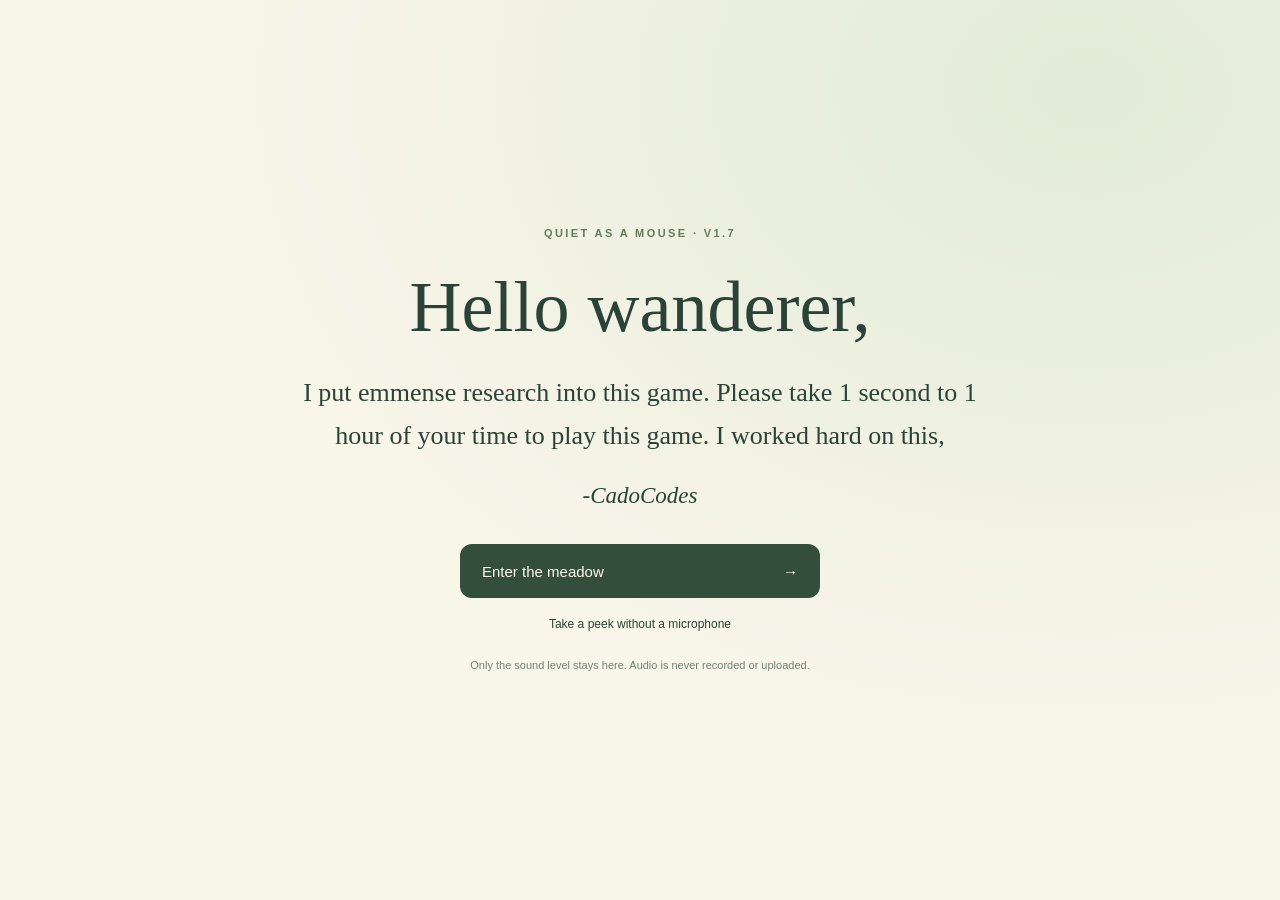
<file: index.html>
<!doctype html>
<!-- V1.7 icon fix: supplied toolbar images are embedded for reliable online loading. -->
<html lang="en"><head><meta charset="utf-8"><meta name="viewport" content="width=device-width,initial-scale=1,viewport-fit=cover"><meta name="theme-color" content="#f5f1df"><meta name="description" content="A little quiet goes a long way. A microphone-powered wildlife meadow."><title>Quiet as a Mouse · V1.7 · CLASSROOM TOOLS</title><link rel="stylesheet" href="./style.css"><link rel="stylesheet" href="./text-boxes.css"><link rel="stylesheet" href="./controls-visibility.css"><link rel="stylesheet" href="./welcome-screen.css"><link rel="stylesheet" href="./challenges.css"><link rel="stylesheet" href="./classroom-tools.css"></head>
<body>
<main id="game" aria-label="Wildlife meadow">
 <div id="viewport" tabindex="0" aria-label="Scrollable habitat. Swipe, drag, or use left and right arrow keys."><div id="world"><div class="scenery"><img id="panoramaImage" src="./panorama.png" alt="Continuous meadow, curved shoreline, and open water" draggable="false" fetchpriority="high"></div><div id="animals"></div><div class="scenery water-surface" aria-hidden="true"><img src="./panorama.png" alt="" draggable="false"></div></div></div>
 <div id="imageLayer" aria-label="Your imported images"></div>
 <div id="textLayer" aria-label="Your text boxes"></div>
 <header><div class="brand"><span class="eyebrow">A LITTLE QUIET GOES A LONG WAY</span><h1>Quiet as a mouse<span>✧</span></h1><span class="version">THE MEADOW · V1.7 · CLASSROOM TOOLS</span></div><div class="header-tools"><div class="header-actions" role="group" aria-label="Meadow tools">
 <button id="settingsButton" class="round tool-button" aria-label="Open settings" title="Settings"><img src="[data-uri]" alt="" draggable="false"><small>Settings</small></button>
 <button id="textButton" class="round tool-button" aria-label="Open text boxes" title="Add or edit text"><span aria-hidden="true">Tt</span><small>Text</small></button>
 <button id="imageButton" class="round tool-button" aria-label="Open images" title="Import and arrange images"><img src="[data-uri]" alt="" draggable="false"><small>Images</small></button>
 <button id="countdownButton" class="round tool-button" aria-label="Open timer" title="Classroom timer"><img src="[data-uri]" alt="" draggable="false"><small>Timer</small></button>
 <button id="challengeButton" class="round tool-button" aria-label="Open classroom challenges" title="Classroom challenges"><svg viewBox="0 0 24 24" fill="none" stroke="currentColor" stroke-width="1.7" aria-hidden="true"><path d="M7 3h10v6a5 5 0 0 1-10 0ZM7 5H3v3a4 4 0 0 0 4 4M17 5h4v3a4 4 0 0 1-4 4M12 14v6M7 21h10"/></svg><small>Goals</small></button>
 <button id="collectionButton" class="round tool-button" aria-label="Open animal collection" title="Your animal collection"><img src="[data-uri]" alt="" draggable="false"><small>Animals</small></button>
 </div><img class="creator-mark" src="./cadocodes-logo.png" alt="CadoCodes" width="80" height="80" draggable="false"></div></header>
 <section class="autoscroll glass" aria-label="Autoscroll controls"><label class="auto-toggle" for="autoScroll"><input id="autoScroll" type="checkbox"> Autoscroll</label><label class="auto-speed" for="autoScrollSpeed"><span>Speed <output id="autoScrollSpeedValue">1×</output></span><input id="autoScrollSpeed" type="range" min="0.25" max="3" step="0.25" value="1" title="Autoscroll speed"></label></section>
 <section class="hud" aria-label="Game status"><div id="soundPanel" class="glass"><div class="row"><span class="eyebrow">SOUND IN YOUR SPACE</span><span id="soundWord">MIC OFF</span></div><div class="meter"><div id="meterFill"></div><i id="thresholdMarker"></i></div><div class="row small"><span>Quiet</span><span>Too loud</span></div></div><div class="stats glass"><span id="timerPanel"><b id="timer">0s</b> quietly</span><span id="countPanel"><b id="count">0</b> visitors</span></div><section id="challengeHud" class="glass" aria-label="Classroom goal" hidden><div class="challenge-hud-title"><span id="challengeHudTitle">Animal goal</span><span id="challengeTime">0:00 / 10:00</span></div><progress id="challengeProgress" value="0" max="600" aria-label="Goal progress"></progress><span id="challengeHudDetail" hidden></span><span id="challengeState">Ready when you are</span></section><button id="enableMotion" class="motion-notice" hidden>Animal animation is off. Enable</button></section>
 <section id="countdownHud" class="glass" aria-label="Classroom timer" hidden><span id="countdownHudState">Ready when you are</span><strong id="countdownHudValue" role="timer" aria-live="off">05:00</strong></section>
 <div id="challengeCelebration" role="status" aria-live="polite" hidden></div><div id="message" role="status" aria-live="polite">Drag, swipe, or use the arrows to explore.</div>
 <footer><div class="navigation"><button id="left" class="round" aria-label="Scroll left">←</button><span id="location">THE MEADOW</span><button id="right" class="round" aria-label="Scroll right">→</button></div><button id="pause" class="pill">Start listening</button></footer>
 <section id="welcome" class="intro glass welcome-screen" aria-labelledby="welcomeTitle">
  <div class="welcome-content">
   <span class="eyebrow">QUIET AS A MOUSE &middot; V1.7</span>
   <h2 id="welcomeTitle">Hello wanderer,</h2>
   <p class="welcome-message">I put emmense research into this game. Please take 1 second to 1 hour of your time to play this game. I worked hard on this,</p>
   <p class="welcome-signature">-CadoCodes</p>
   <div class="welcome-actions">
    <button id="start" class="primary" disabled>Enter the meadow <span aria-hidden="true">&rarr;</span></button>
    <button id="preview" class="text-button" disabled>Take a peek without a microphone</button>
    <p class="privacy">Only the sound level stays here. Audio is never recorded or uploaded.</p>
    <p id="error" role="alert"></p>
   </div>
  </div>
 </section>
</main>
<dialog id="challengeDialog" class="drawer challenge-panel" aria-labelledby="challengeTitle">
 <div class="drawer-head"><div><span class="eyebrow">A LITTLE FOCUS, TOGETHER</span><h2 id="challengeTitle">Classroom goals</h2></div><button class="round close" aria-label="Close classroom challenges">×</button></div>
 <p id="challengeSummary" class="goal-summary" hidden></p>
 <form id="challengeForm" novalidate><div id="challengeSetup">
  <label class="goal-label" for="challengeKind">Goal type</label><select id="challengeKind"><option value="animals">Animal count</option><option value="quiet">Quiet time</option></select>
  <p id="challengeDescription">Your highest new-animal count is kept for the full time limit.</p>
  <div id="quietGoalFields" hidden><label class="goal-label" for="challengeMinutes">Quiet-time goal <output id="challengeMinutesValue">10 min</output></label><input id="challengeMinutes" type="range" min="1" max="60" step="1" value="10"></div>
  <div id="animalGoalFields">
   <label class="goal-label" for="animalGoalTarget">New-animal target</label><input id="animalGoalTarget" type="number" inputmode="numeric" min="1" max="210" step="1" value="10" aria-describedby="animalGoalHelp">
   <p id="animalGoalHelp" class="muted">Choose 1–210 new visitors. Animals already here do not count.</p>
   <p class="goal-label">Time limit</p><div class="duration-fields"><label for="animalGoalHours">Hours<input id="animalGoalHours" type="number" inputmode="numeric" min="0" max="24" step="1" value="0"></label><label for="animalGoalMinutes">Minutes<input id="animalGoalMinutes" type="number" inputmode="numeric" min="0" max="59" step="1" value="5"></label><label for="animalGoalSeconds">Seconds<input id="animalGoalSeconds" type="number" inputmode="numeric" min="0" max="59" step="1" value="0"></label></div>
   <p class="muted">1 second–24 hours. The timer runs to the end unless you choose End goal.</p>
  </div>
 </div>
  <p id="challengeInputError" role="status" hidden>Choose a whole-number target from 1 to 210 and a duration from 00:00:01 to 24:00:00. Minutes and seconds must be 0–59.</p>
  <div class="challenge-reading">
   <strong id="challengeDialogTime">05:00 left</strong>
   <div id="challengeAnimalStats" class="goal-animal-stats"><div><span>Best / target</span><strong id="challengeAnimalBest">0 / 10</strong></div><div><span id="challengeAnimalCurrentLabel">New visitors here</span><strong id="challengeAnimalCurrent">0</strong></div></div>
   <progress id="challengeDialogProgress" max="10" value="0" aria-label="Goal progress"></progress><p id="challengeDialogState" role="status">Ready when you are</p>
  </div>
  <div class="challenge-actions"><button id="challengeToggle" class="primary" type="submit">Start goal</button><button id="challengeEnd" class="pill" type="button" hidden>End goal</button><button id="challengeReset" class="pill" type="button" hidden>Reset this goal</button></div>
  <p id="challengeEditHelp" class="muted" hidden>Reset this goal to change its type, target, or duration.</p>
 </form>
 <label class="setting">Show goal on screen <input id="showChallenge" type="checkbox" checked></label>
 <details class="goal-help"><summary>How goals work</summary><p class="muted">Animal goals count the whole meadow and water. Your highest count is kept even when visitors flee. Noise keeps the timer running; pausing listening or leaving the page pauses it. Preview animals and calibration do not count. Goals give no rewards.</p></details>
 <p id="challengeWins">0 goals completed</p><p id="challengeSave" class="muted" role="status"></p>
 <div class="goal-timer-link"><h3>Just need a timer?</h3><p class="muted">Use the classroom countdown without a goal or microphone.</p><button id="challengeTimer" class="pill" type="button">Open timer</button></div>
</dialog>
<dialog id="collectionDialog" class="drawer"><div class="drawer-head"><div><span class="eyebrow">WHO'S HERE TODAY?</span><h2>Your visitors</h2></div><button class="round close" aria-label="Close animal collection">×</button></div><p class="muted">210 possible visitors. Names appear when animals arrive and disappear when they flee.</p><div id="roster"></div></dialog>
<dialog id="settingsDialog" class="settings glass"><div class="drawer-head"><div><span class="eyebrow">MAKE YOURSELF AT HOME</span><h2>Settings</h2></div><button class="round close" aria-label="Close settings">×</button></div>
 <label class="setting">Show sound bar on screen <input id="showSound" type="checkbox" checked></label><label class="setting">Show animal count on screen <input id="showCount" type="checkbox" checked></label><label class="setting">Show quiet timer <input id="showTimer" type="checkbox" checked></label><label class="setting">Reduce motion <input id="reduceMotion" type="checkbox" aria-describedby="motionHelp"></label><p id="motionHelp" class="small muted"></p>
 <label class="slider-label" for="noiseLimit">Noise Limit <output id="noiseLimitValue">50</output></label><input id="noiseLimit" type="range" min="-100" max="200" step="1" value="50" aria-describedby="noiseLimitHelp"><p id="noiseLimitHelp" class="small muted">Higher numbers allow more noise: −100 is the quietest limit; 200 allows the most. This is a game scale, not decibels. Rare visitors still need a quieter space.</p>
 <label class="slider-label" for="scrollSpeed">Scroll sensitivity <output id="scrollSpeedValue">1</output></label><input id="scrollSpeed" type="range" min="0.5" max="2" step="0.1" value="1">
 <button id="calibrate" class="pill">Recalibrate microphone</button><p id="calibrationStatus" role="status" class="small muted">Stay quiet for three seconds during calibration.</p><p class="small muted">Changes save on this device. Switching tabs pauses listening and keeps your visitors. Resume listening when you return.</p>
 <section class="reset-section" aria-labelledby="progressTitle"><h3 id="progressTitle">Saved meadow</h3><p id="progressSaveStatus" class="muted" role="status"></p><button id="resetProgress" class="pill">Reset progress</button><div id="resetConfirm" hidden><p>Remove all visitors and reset quiet timers and the current classroom goal? Existing decorations, text boxes, images, your timer, and settings will stay.</p><div class="reset-actions"><button id="cancelReset" class="pill">Cancel</button><button id="confirmReset" class="pill">Reset now</button></div></div></section>
</dialog>
<dialog id="textDialog" class="drawer text-panel" aria-labelledby="textDialogTitle">
 <div class="drawer-head"><div><span class="eyebrow">A MESSAGE FOR YOUR MEADOW</span><h2 id="textDialogTitle">Your text</h2></div><button class="round close" aria-label="Close text boxes">×</button></div>
 <div class="row"><span id="textBoxCount">0 / 10 boxes</span><span class="muted">V1.7 · CLASSROOM TOOLS</span></div>
 <button id="addText" class="primary" type="button">+ Add text box</button>
 <p id="textLimit" role="status" hidden>All 10 boxes are in use. Remove one to add another.</p>
 <div id="textList" class="text-list" role="group" aria-label="Choose a text box"></div>
 <p id="textEmpty" class="text-empty">Add a reminder, a quiet goal, or a message for your class.</p>
 <section id="textEditor" aria-label="Edit selected text box" hidden>
  <label class="text-label" for="textContent">Text <output id="textLength">0 / 1000</output></label>
  <textarea id="textContent" maxlength="1000" rows="3" placeholder="Write your message…"></textarea>
  <label class="text-label" for="textFont">Font</label><select id="textFont" aria-describedby="textFontHelp"></select>
  <p id="textFontHelp" class="muted"></p>
  <label class="text-label" for="textSize">Text size <output id="textSizeValue">32 px</output></label><input id="textSize" type="range" min="16" max="96" step="1" value="32">
  <label class="text-label" for="textColor">Text color <input id="textColor" type="color" value="#263e30"></label>
  <label class="setting" for="textBacking">Light background <input id="textBacking" type="checkbox" checked></label>
  <label class="text-label" for="textX">Horizontal position <output id="textXValue">50%</output></label><input id="textX" type="range" min="0" max="100" step="1" value="50">
  <label class="text-label" for="textY">Vertical position <output id="textYValue">42%</output></label><input id="textY" type="range" min="0" max="100" step="1" value="42">
  <p class="muted">Close this panel, then drag the move handle on a box to place it. Tap the text to edit it again.</p>
  <button id="removeText" class="text-remove" type="button">Remove this box</button>
 </section>
 <p id="textSaveStatus" class="muted" role="status"></p>
</dialog>
<dialog id="imageDialog" class="drawer classroom-panel" aria-labelledby="imageTitle">
 <div class="drawer-head"><div><span class="eyebrow">MAKE THE MEADOW YOUR OWN</span><h2 id="imageTitle">Your images</h2></div><button class="round close" aria-label="Close images">×</button></div>
 <p>Add up to five images, then move and scale them to suit your classroom.</p>
 <div class="row"><span id="imageCount">0 / 5 images</span><span class="muted">On this device</span></div>
 <input id="imageFiles" type="file" accept="image/png,image/jpeg,image/webp,image/gif" multiple hidden>
 <button id="importImages" class="primary" type="button" disabled>Import images</button>
 <p id="imageImportStatus" role="status"></p><p id="imageLimit" class="muted" hidden>All 5 spaces are in use. Remove an image to add another.</p>
 <div id="imageList" class="image-list" role="group" aria-label="Choose an image"></div>
 <p id="imageEmpty" class="muted">PNG, JPG, WebP, or GIF · up to 20 MB each. GIFs become still images. Images stay on your device.</p>
 <section id="imageEditor" aria-label="Edit selected image" hidden>
  <label class="text-label" for="imageScale">Scale <output id="imageScaleValue">30%</output></label><input id="imageScale" type="range" min="10" max="100" step="1" value="30">
  <p class="muted">100% is the largest size that fits on your screen. Your image keeps its original proportions.</p>
  <label class="text-label" for="imageX">Horizontal position <output id="imageXValue">50%</output></label><input id="imageX" type="range" min="0" max="100" step="1" value="50">
  <label class="text-label" for="imageY">Vertical position <output id="imageYValue">50%</output></label><input id="imageY" type="range" min="0" max="100" step="1" value="50">
  <p class="muted">Close this panel and drag the move handle above an image. Tap the image to edit it again.</p>
  <button id="removeImage" class="text-remove" type="button">Remove this image</button>
 </section>
 <p id="imageSaveStatus" class="muted" role="status"></p>
</dialog>
<dialog id="countdownDialog" class="drawer classroom-panel" aria-labelledby="countdownTitle">
 <div class="drawer-head"><div><span class="eyebrow">A LITTLE TIME TO FOCUS</span><h2 id="countdownTitle">Classroom timer</h2></div><button class="round close" aria-label="Close timer">×</button></div>
 <p>Choose any duration from 1 second to 24 hours.</p>
 <form id="countdownForm">
  <div class="duration-fields"><label for="countdownHours">Hours<input id="countdownHours" type="number" inputmode="numeric" min="0" max="24" step="1" value="0"></label><label for="countdownMinutes">Minutes<input id="countdownMinutes" type="number" inputmode="numeric" min="0" max="59" step="1" value="5"></label><label for="countdownSeconds">Seconds<input id="countdownSeconds" type="number" inputmode="numeric" min="0" max="59" step="1" value="0"></label></div>
  <p id="countdownError" role="status" hidden>Enter a whole-number duration from 00:00:01 to 24:00:00. Minutes and seconds must be between 0 and 59.</p>
  <div class="countdown-reading"><strong id="countdownValue" role="timer" aria-live="off">05:00</strong><span id="countdownState" role="status">Ready when you are</span></div>
  <button id="countdownStart" class="primary" type="submit">Start timer</button><button id="countdownPause" class="primary" type="button" hidden>Pause timer</button>
  <button id="countdownReset" class="pill" type="button">Reset timer</button>
 </form>
 <label class="setting">Show timer on screen <input id="showCountdown" type="checkbox" checked></label>
 <p class="muted">The timer runs independently of listening and noise levels. Leaving this page pauses it. Resume here when you return.</p>
 <p class="muted">A quiet “Time’s up!” notice appears when it finishes. No alarm sound plays.</p><p id="countdownSave" class="muted" role="status"></p>
</dialog>
<noscript><div class="intro glass">Please enable JavaScript to play Quiet as a Mouse.</div></noscript><script type="module" src="./game.mjs"></script></body></html>
</file>
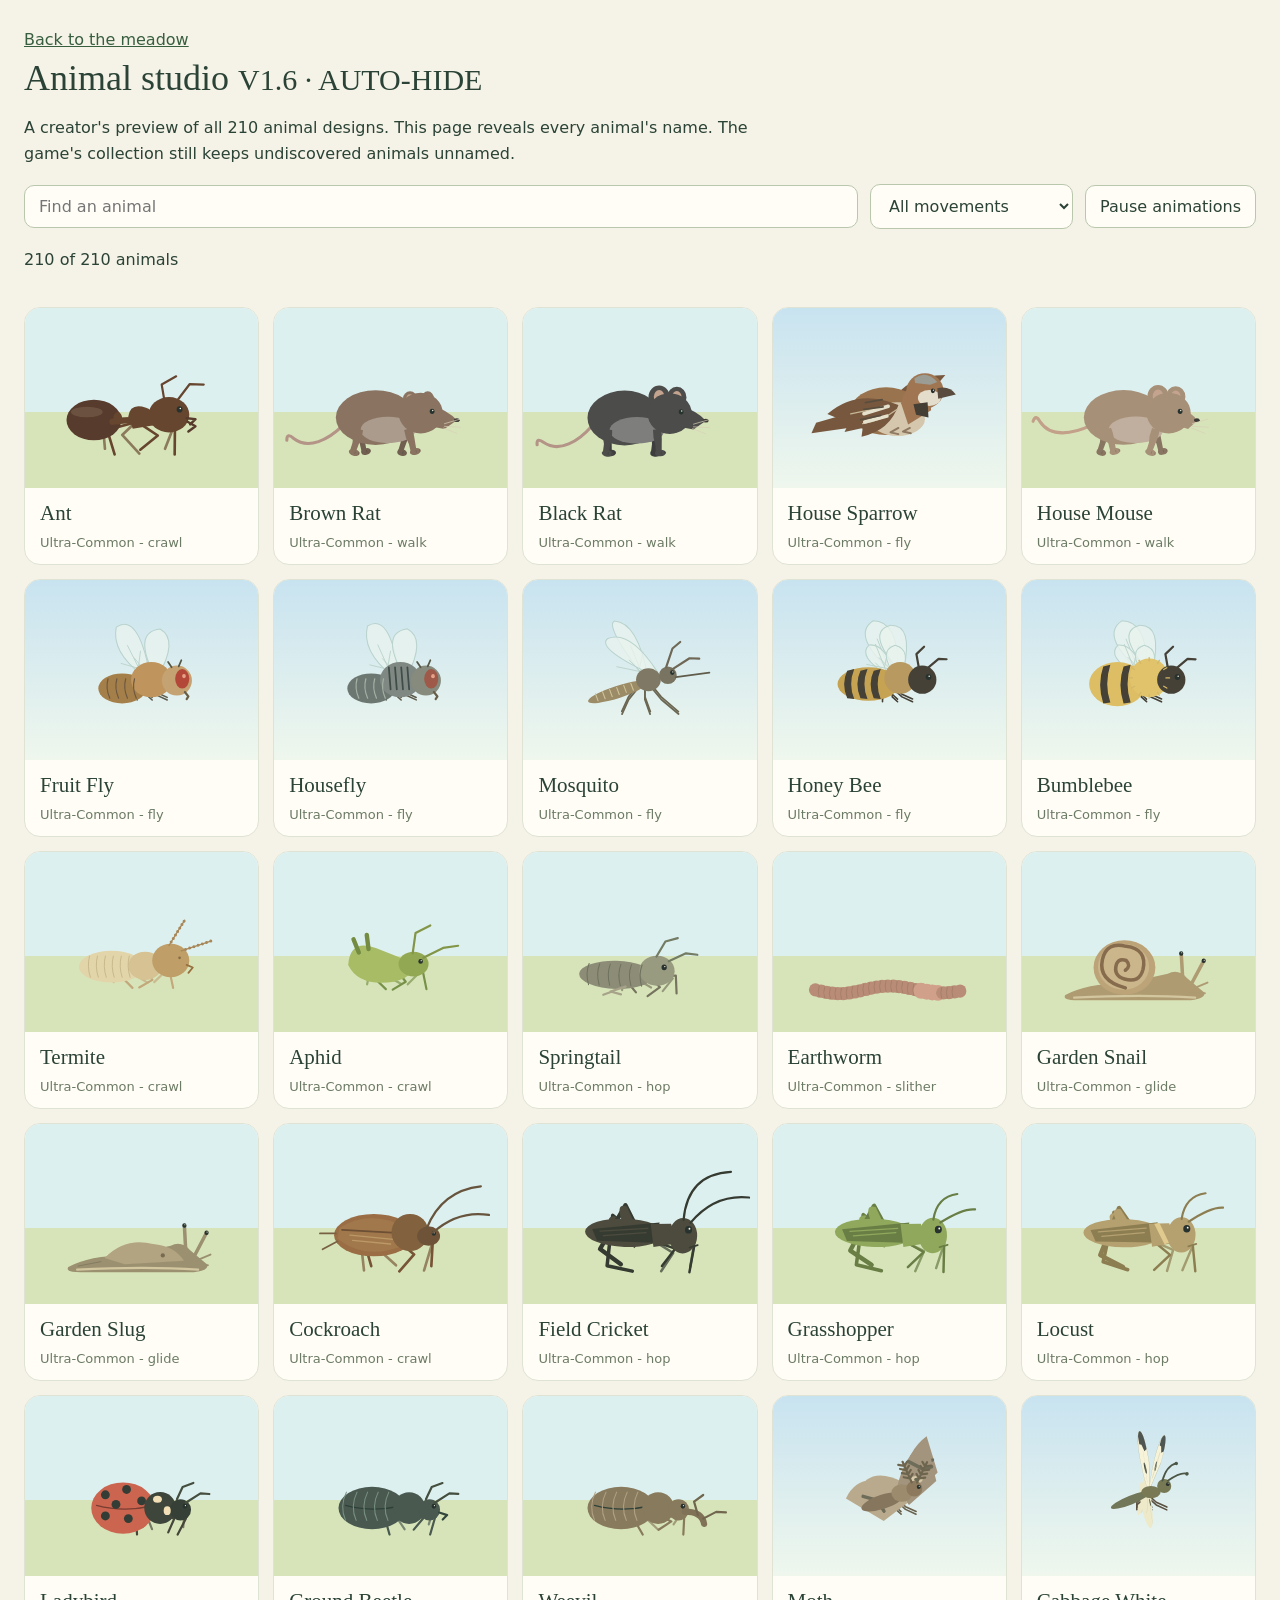
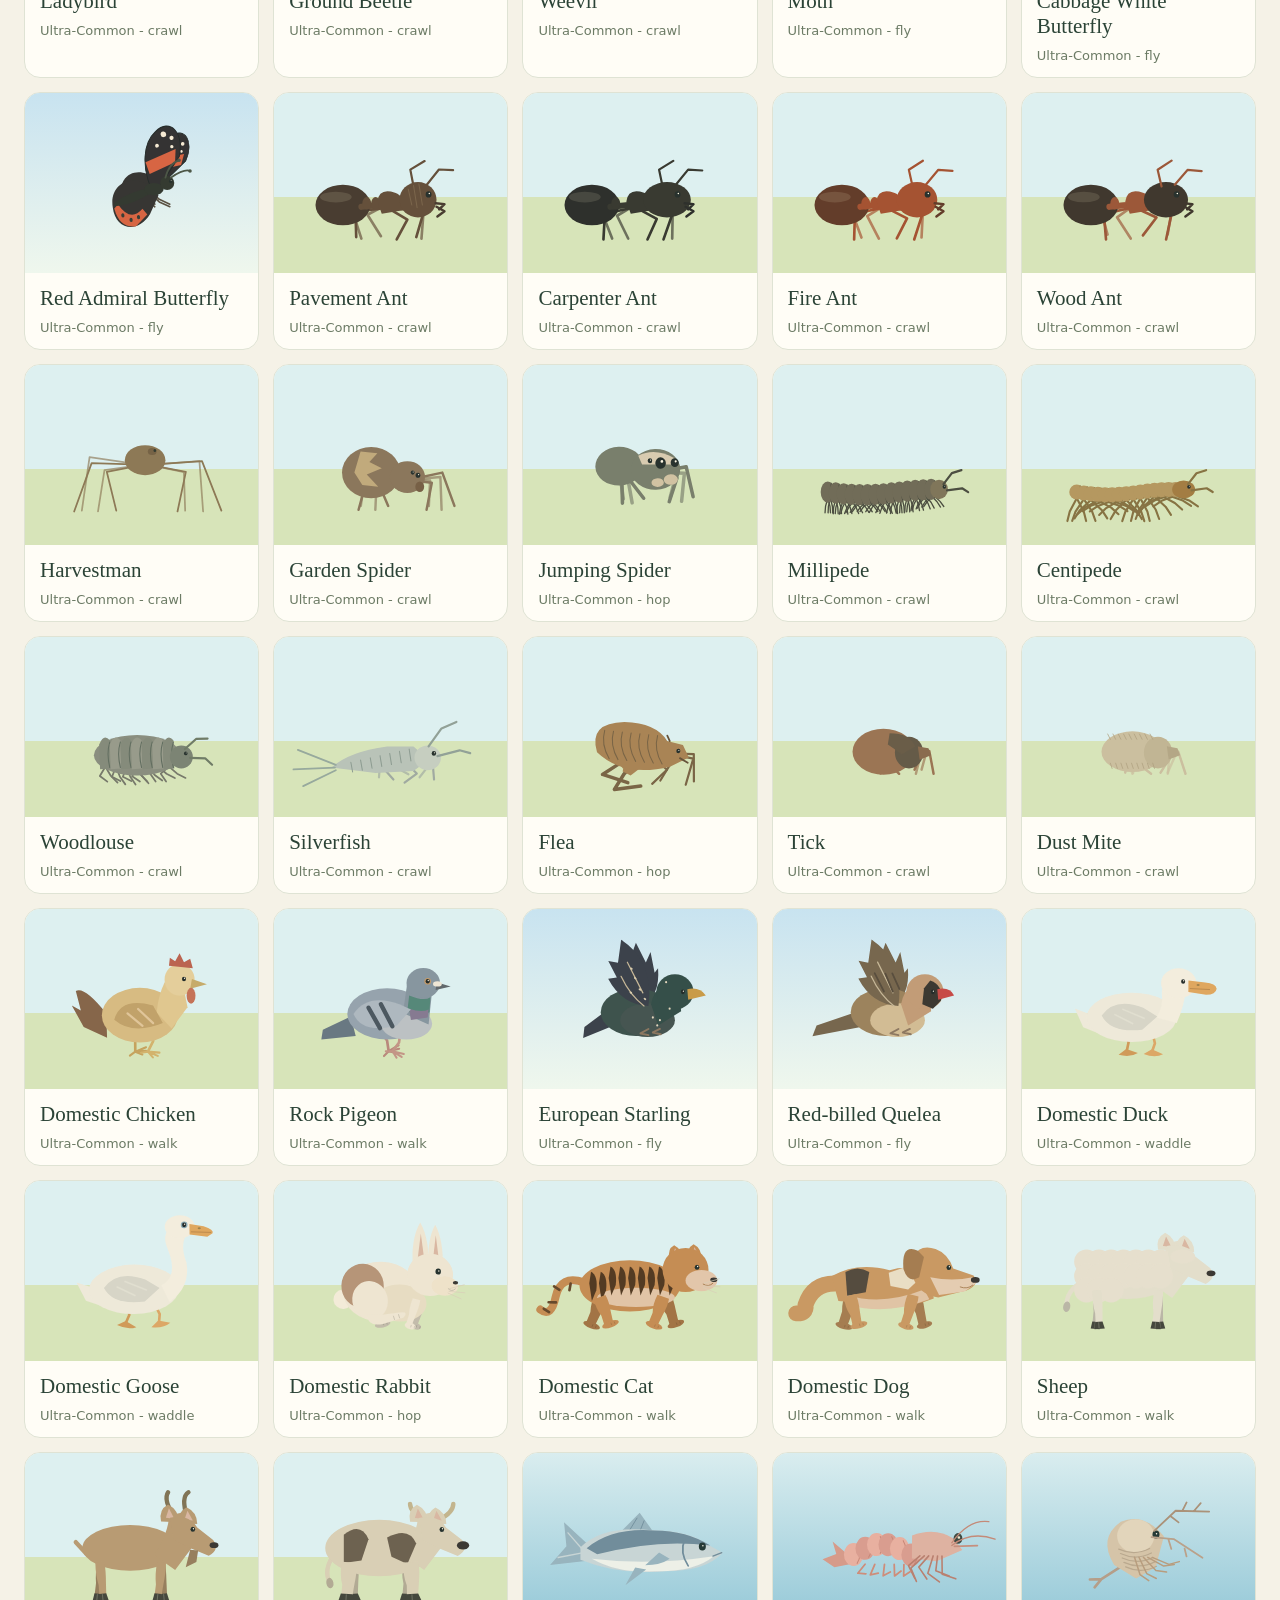
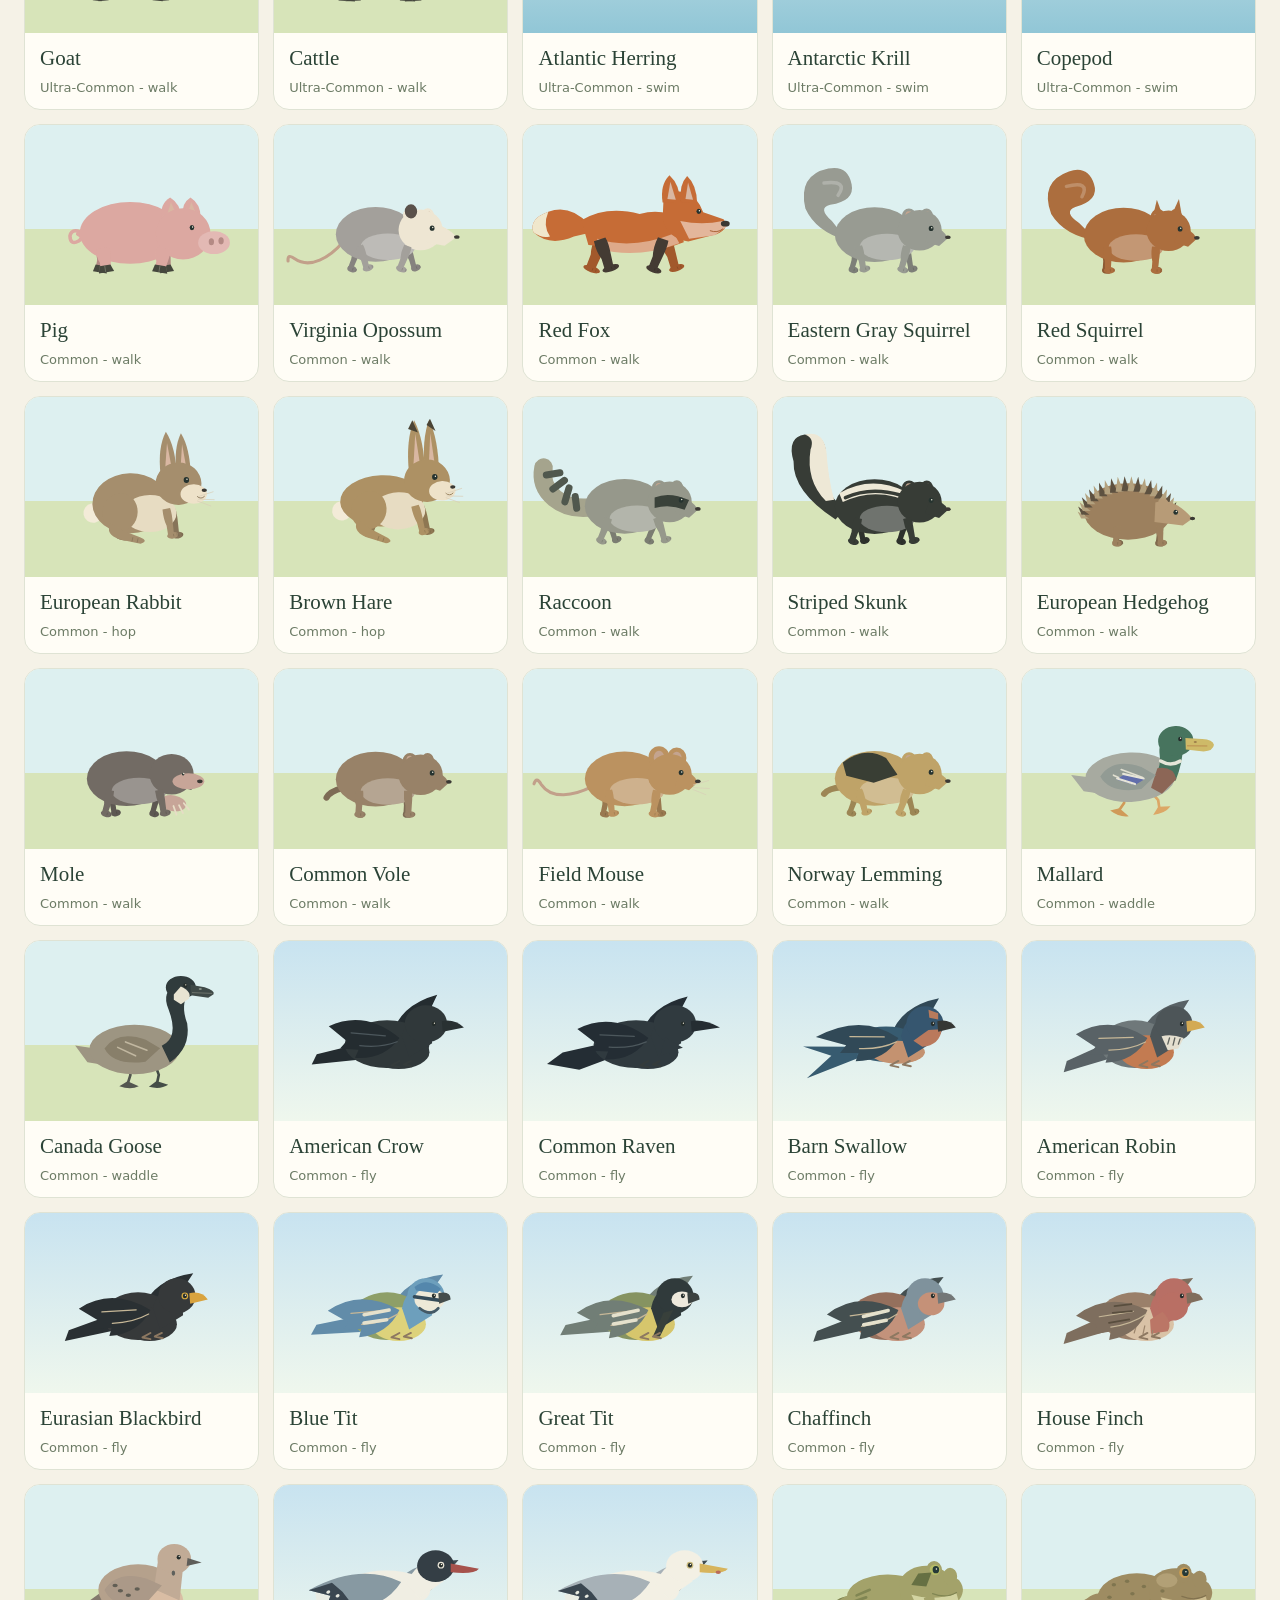
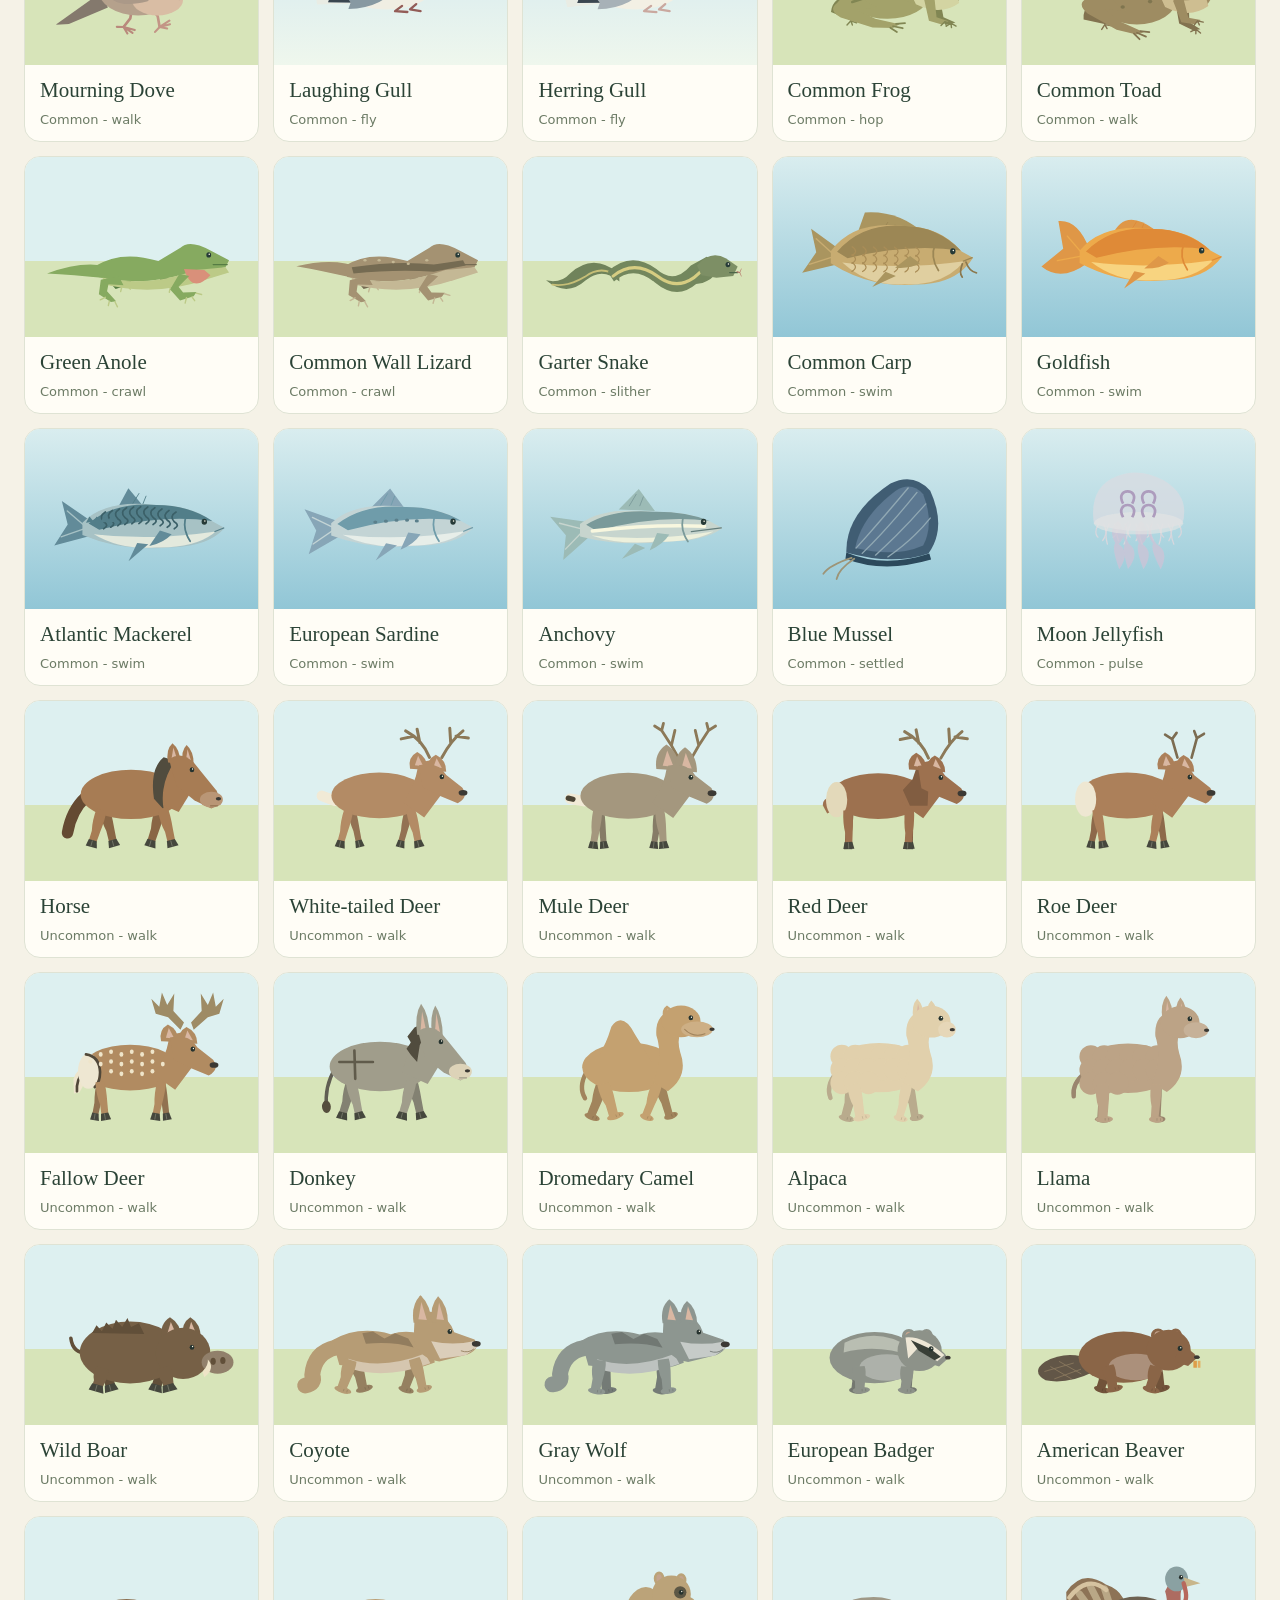
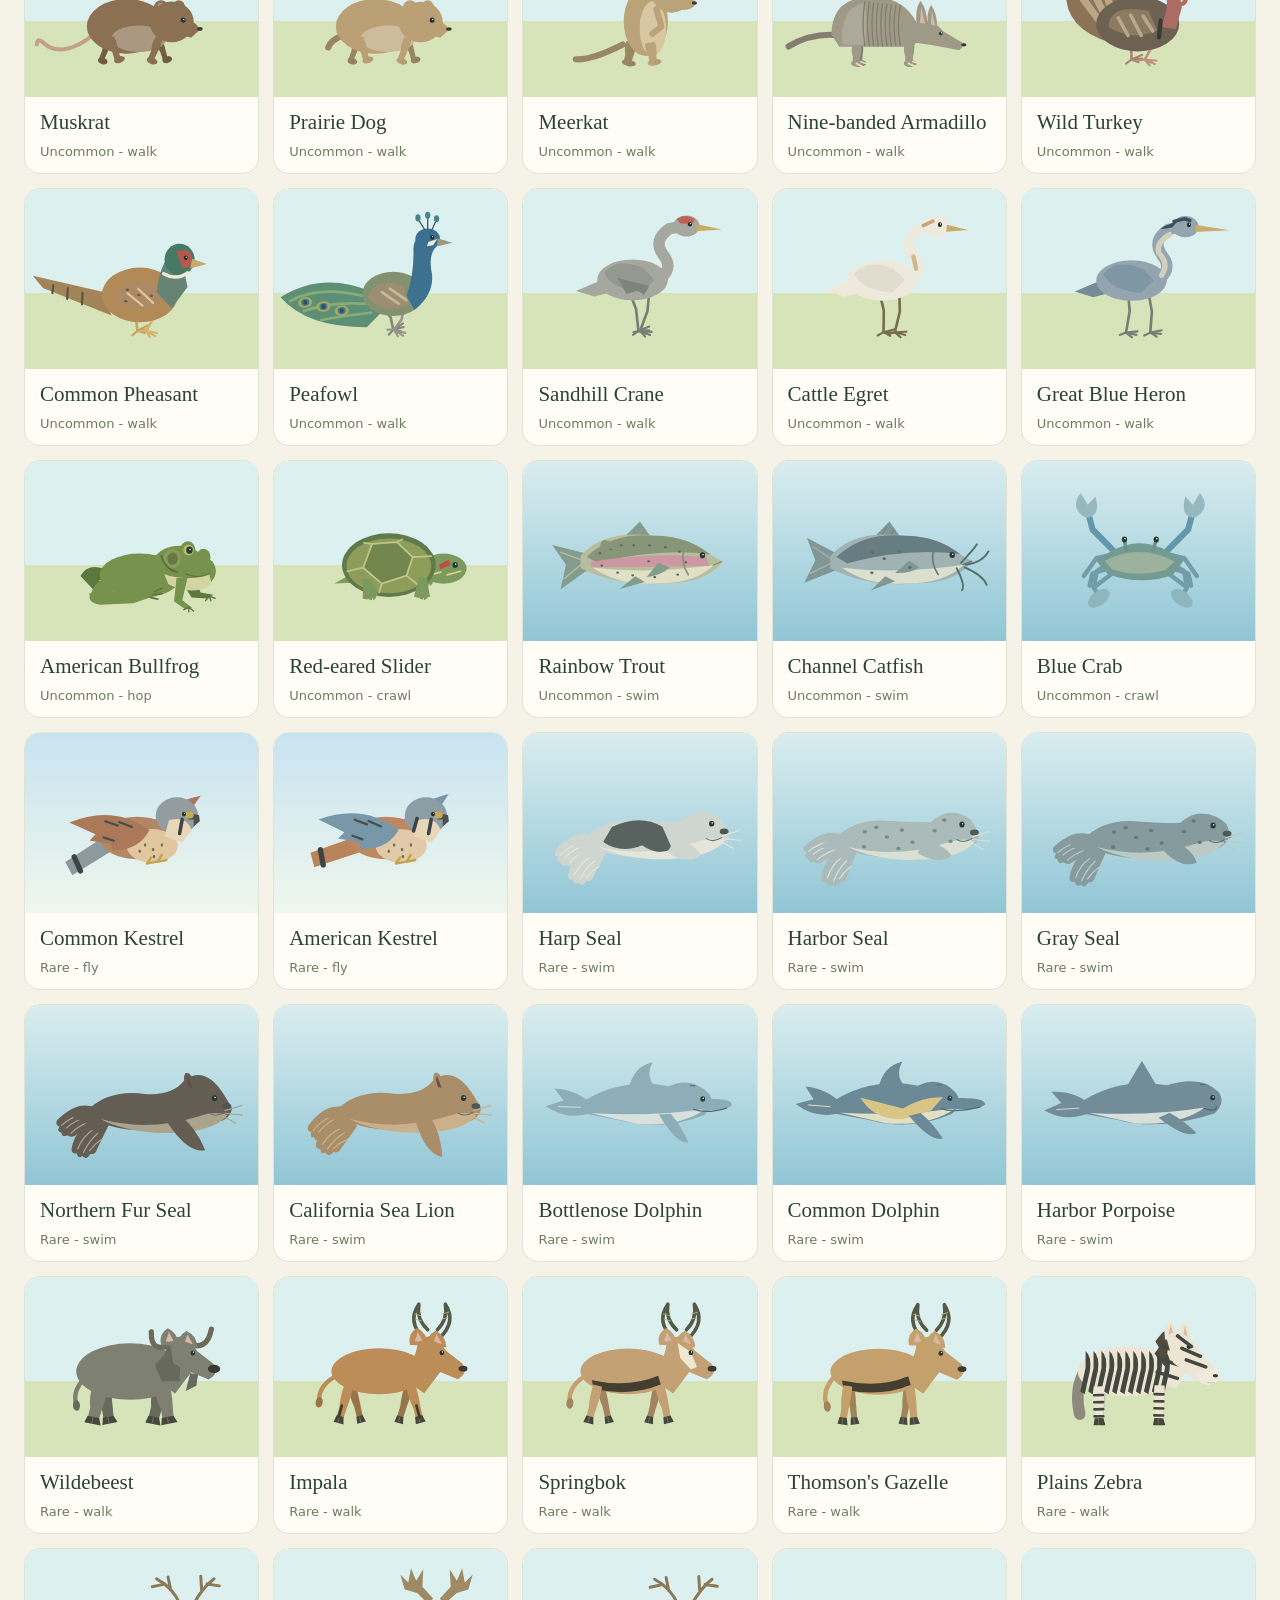
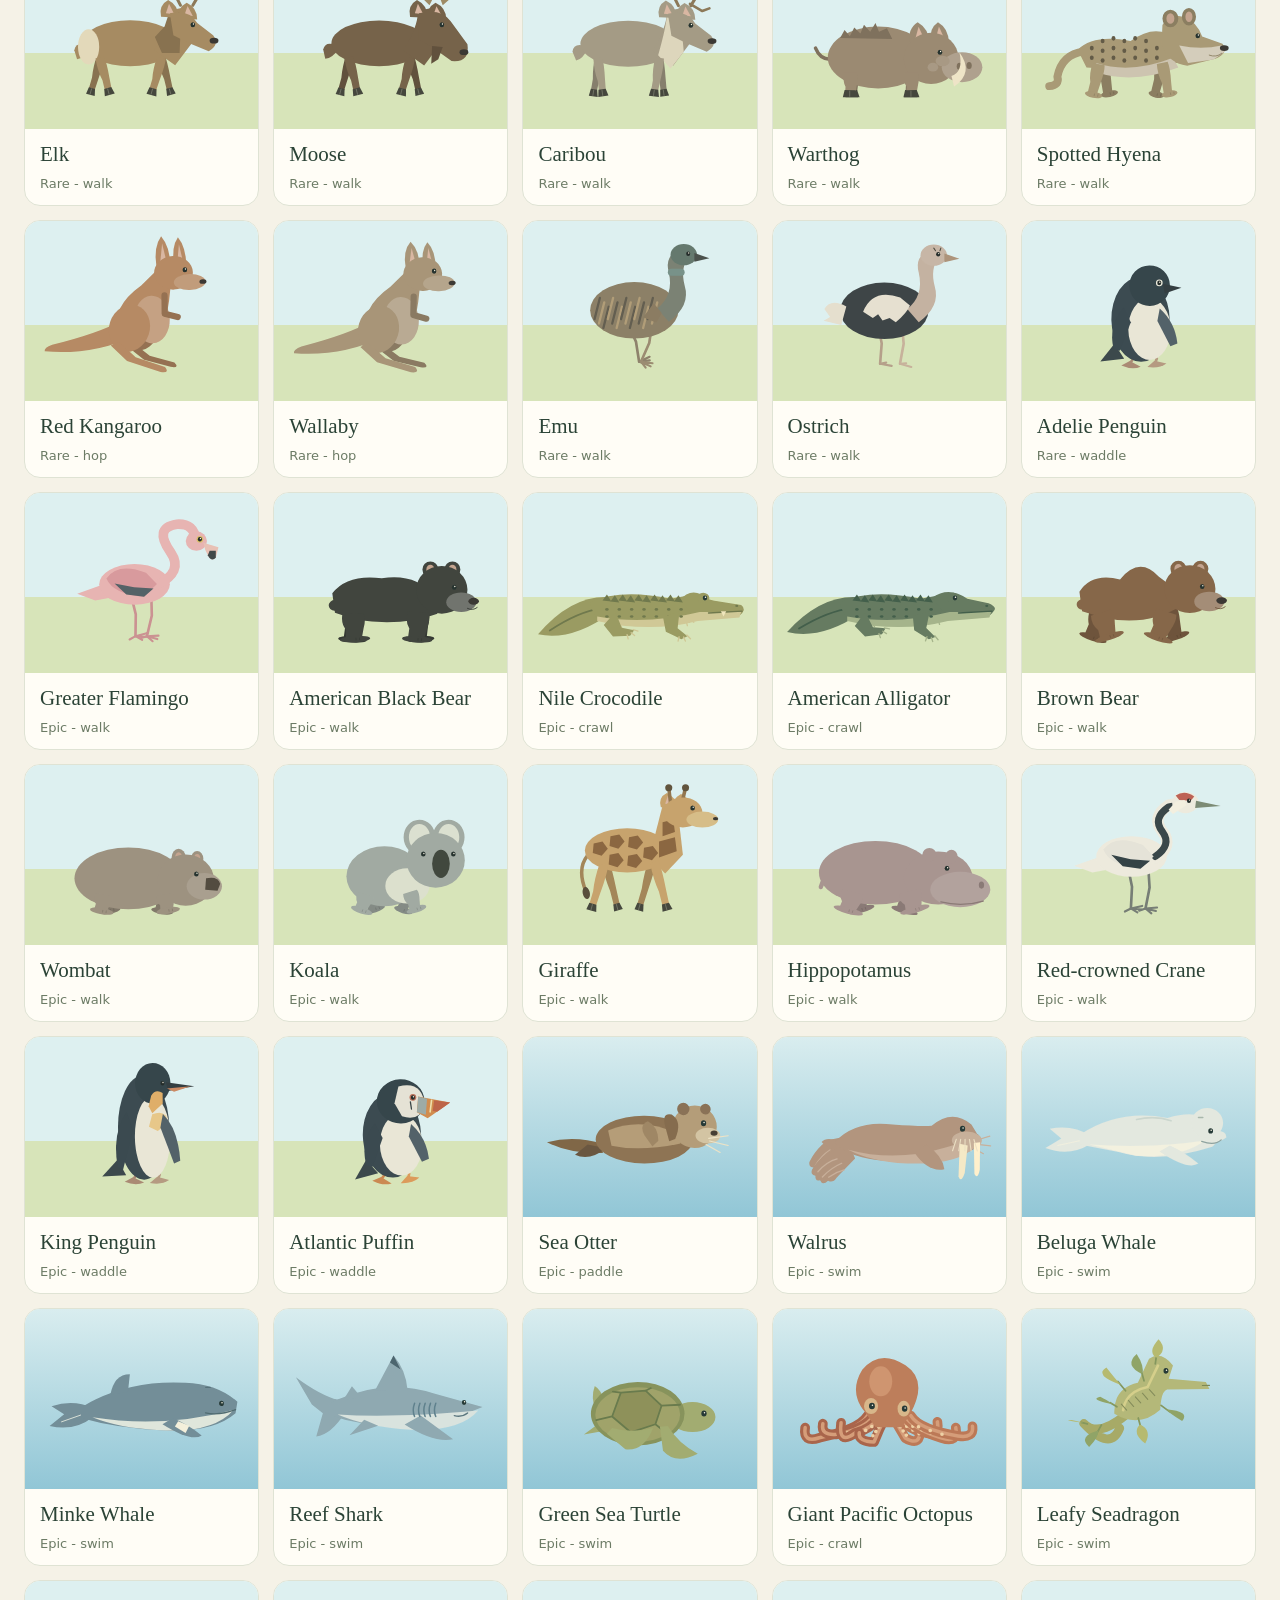
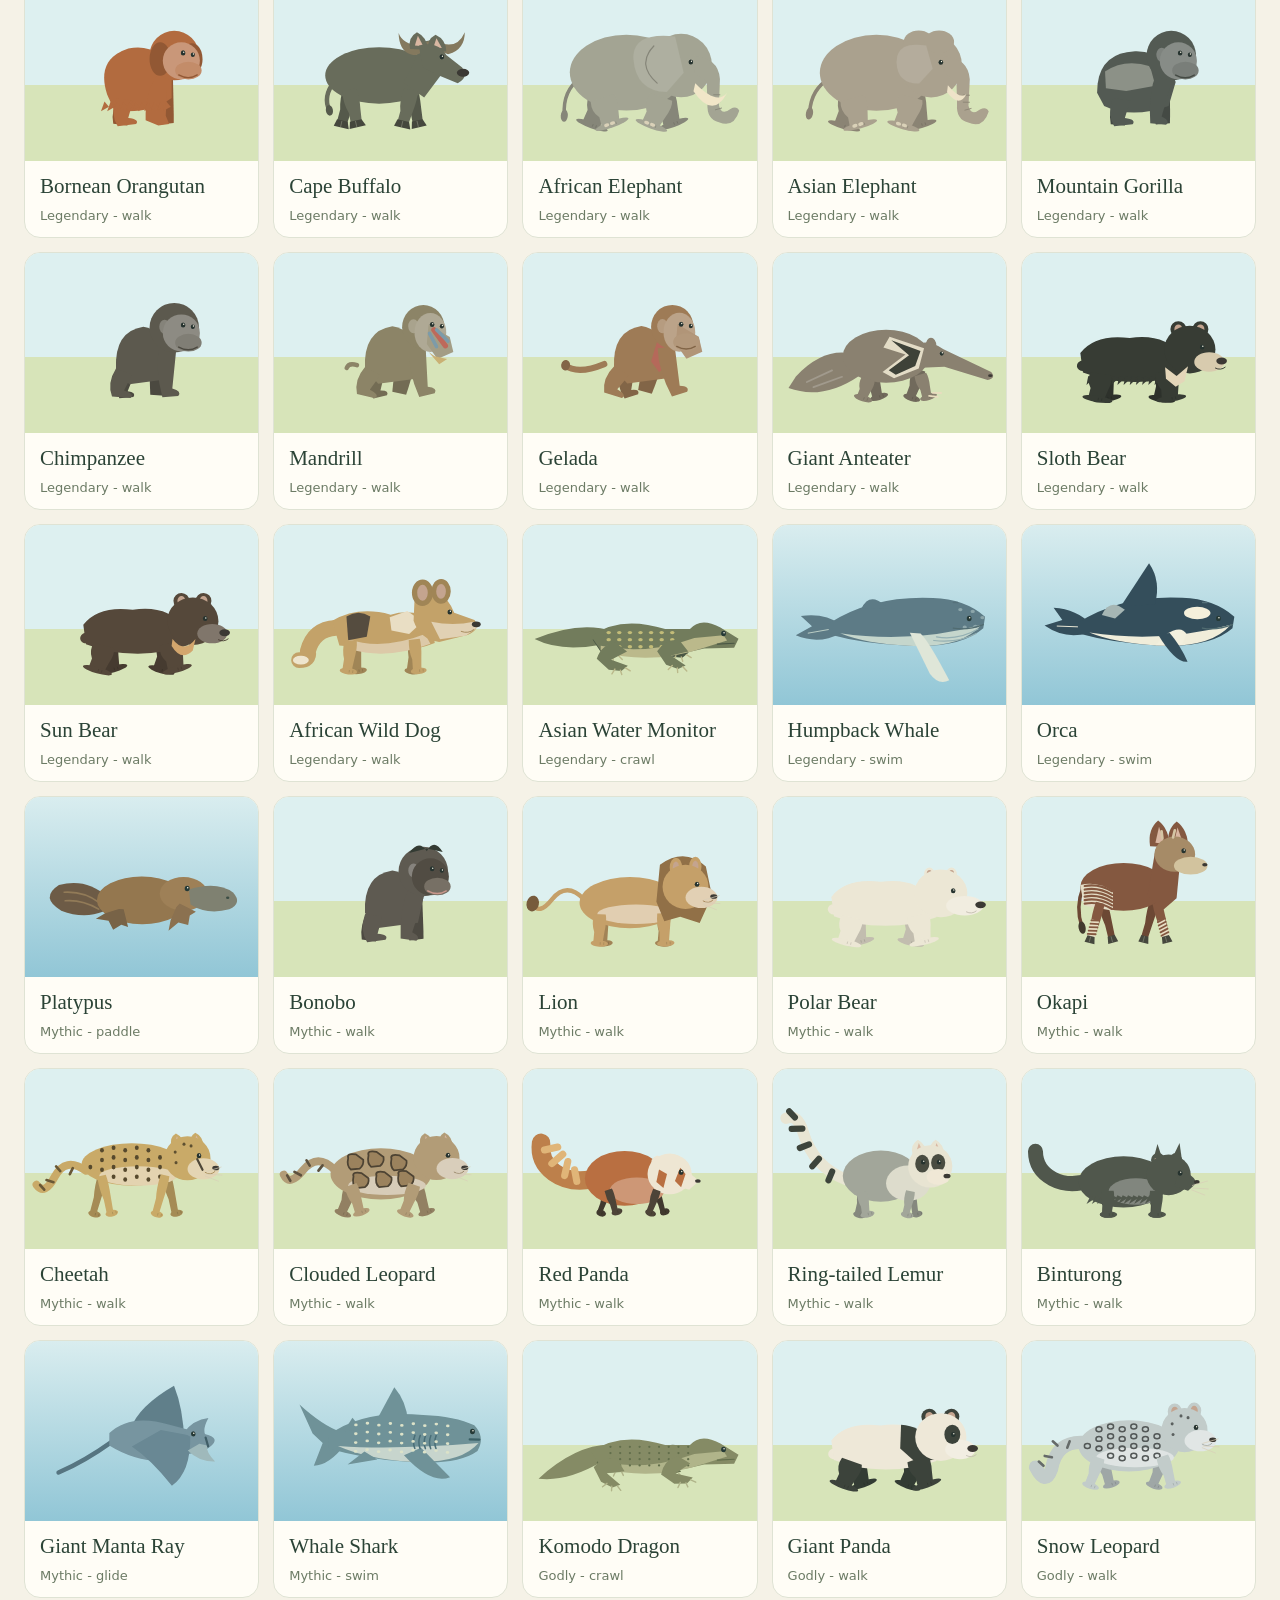
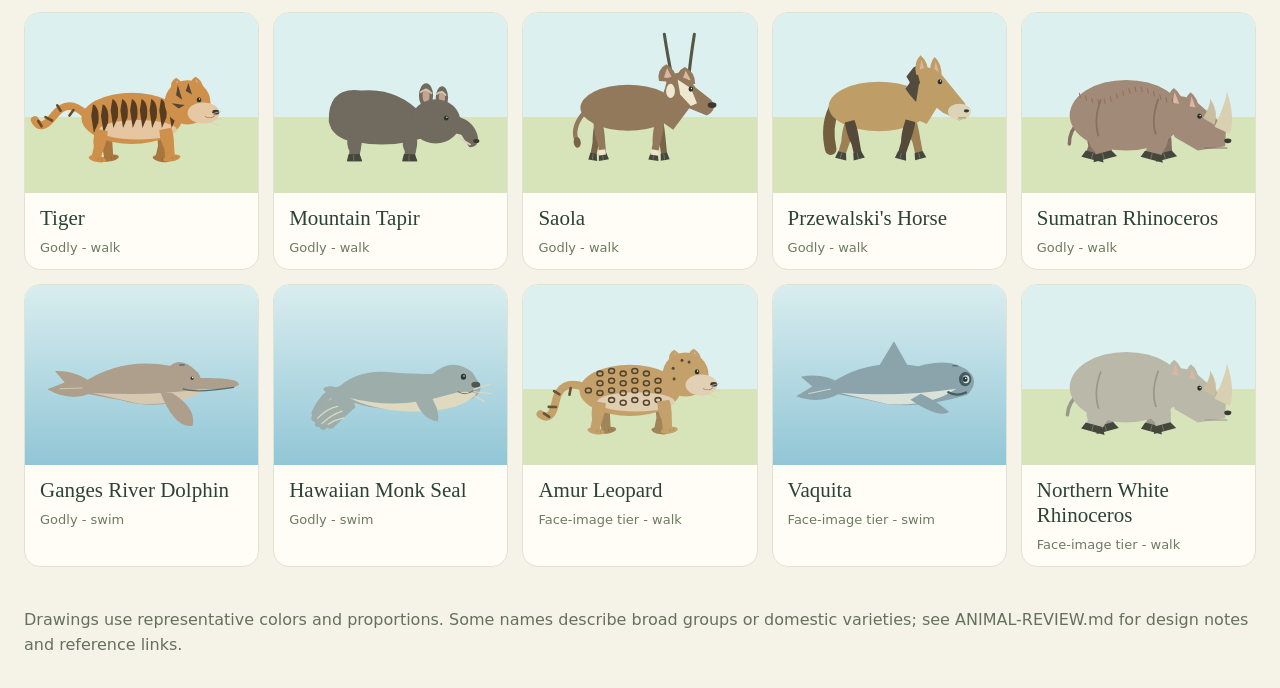
<file: animal-preview.html>
<!doctype html>
<html lang="en"><head><meta charset="utf-8"><meta name="viewport" content="width=device-width,initial-scale=1"><title>Animal studio - Quiet as a Mouse V1.6 · AUTO-HIDE</title>
<style>
*{box-sizing:border-box}body{margin:0;background:#f5f2e7;color:#2b4336;font:16px system-ui,sans-serif}header{max-width:1300px;margin:auto;padding:30px 24px 18px}h1{font:normal 36px Georgia,serif;margin:8px 0}p{line-height:1.6;max-width:780px}a{color:#375e3e}.tools{display:flex;gap:12px;flex-wrap:wrap;align-items:center;margin:18px 0}input,select,button{font:inherit;color:inherit;padding:11px 14px;border:1px solid #b9c7ac;border-radius:10px;background:#fffdf6}input{min-width:240px;flex:1}button{cursor:pointer}button:focus-visible,input:focus-visible,select:focus-visible{outline:3px solid #b9823f;outline-offset:3px}#cards{max-width:1300px;margin:auto;padding:0 24px 30px;display:grid;grid-template-columns:repeat(auto-fill,minmax(230px,1fr));gap:14px}.tile{margin:0;border:1px solid #dfe3d4;background:#fffdf6;border-radius:16px;overflow:hidden}.stage{height:180px;display:flex;align-items:center;justify-content:center;background:linear-gradient(#ddf0f0 58%,#d7e4b9 58%)}.stage.water{background:linear-gradient(#d9edef,#91c6d6)}.stage.air{background:linear-gradient(#c8e3f0,#eff7ed)}.stage [data-anim],.stage [data-body]{transform-origin:0 0;transform-box:view-box}.stage svg{width:100%;max-width:264px;height:165px;overflow:visible}.tile figcaption{padding:13px 15px}.tile h2{font:normal 21px Georgia,serif;margin:0 0 6px}.meta{font-size:13px;color:#6c7b65}.foot{max-width:1300px;padding:10px 24px 30px;margin:auto;color:#65715f}#empty{padding:24px;font-size:18px}[hidden]{display:none!important}@media(prefers-reduced-motion:reduce){*{scroll-behavior:auto}}
</style></head><body><header><a href="./index.html">Back to the meadow</a><h1>Animal studio <small>V1.6 · AUTO-HIDE</small></h1><p>A creator's preview of all 210 animal designs. This page reveals every animal's name. The game's collection still keeps undiscovered animals unnamed.</p><div class="tools"><input id="search" type="search" placeholder="Find an animal" aria-label="Find an animal"><select id="filter" aria-label="Filter by movement"><option value="all">All movements</option><option value="air">Flying</option><option value="water">Aquatic</option><option value="hop">Hopping</option><option value="land">Other land animals</option></select><button id="play" aria-pressed="true">Pause animations</button></div><p id="count" role="status"></p></header><main id="cards"></main><p id="empty" hidden>No animals match this search.</p><p class="foot">Drawings use representative colors and proportions. Some names describe broad groups or domestic varieties; see ANIMAL-REVIEW.md for design notes and reference links.</p><script type="module" src="./animal-preview.mjs"></script></body></html>
</file>
<file: style.css>
*{box-sizing:border-box} :root{font-family:Georgia,'Times New Roman',serif;color:#2b4336;background:#8bcafb;font-synthesis:none}body{margin:0;overflow:hidden}button,input{font:inherit}button{cursor:pointer;color:inherit}button:focus-visible,input:focus-visible,#viewport:focus-visible{outline:3px solid #c17b33;outline-offset:4px}button{border:0}button:disabled{opacity:.55;cursor:wait}#game{position:relative;height:100vh;height:100dvh;min-height:360px;overflow:hidden}#viewport{position:absolute;inset:0;overflow-x:auto;overflow-y:hidden;scrollbar-width:none;touch-action:pan-x;cursor:grab}#viewport:active{cursor:grabbing}#viewport::-webkit-scrollbar{display:none}#world{position:relative;height:100%;width:617.045455vh;width:617.045455dvh;min-width:100vw;background:#7cbfdc}.scenery{position:absolute;inset:0;overflow:hidden;pointer-events:none}.scenery img{position:absolute;left:0;top:var(--panorama-top,-52.840909%);width:100%;height:var(--panorama-height,205.681818%);max-width:none;object-fit:fill;pointer-events:none;user-select:none}header{position:absolute;left:max(30px,env(safe-area-inset-left));right:max(30px,env(safe-area-inset-right));top:max(28px,env(safe-area-inset-top));display:flex;justify-content:space-between;align-items:flex-start;pointer-events:none}.brand{padding:18px 24px;background:#faf7e9e8;border:1px solid #fff9;border-radius:4px 24px 24px 24px;box-shadow:0 8px 40px #31483c0c}header button{pointer-events:auto}.eyebrow,.version,.small,.row,#soundWord,.stats,.navigation,.pill,.primary,.text-button,.privacy,.setting,.slider-label,.muted,.animal-name,.tier-count,.collection small,#message{font-family:Arial,sans-serif}.eyebrow{font-size:10px;letter-spacing:2px;font-weight:700}.version{font-size:9px;letter-spacing:2.2px;opacity:.6}h1{font-size:30px;font-weight:normal;margin:8px 0}h1 span{font-size:22px;margin-left:12px;color:#a78c4f}h2{font-size:34px;font-weight:normal;margin:10px 0 18px}.round{width:48px;height:48px;border-radius:50%;background:#faf7e9ed;box-shadow:0 3px 20px #1d382217;border:1px solid #fff9;font-size:25px;display:inline-flex;align-items:center;justify-content:center}.glass{background:#faf7e9ed;border:1px solid #ffffffa8;box-shadow:0 15px 55px #1e3c2820;backdrop-filter:blur(14px)}.hud{position:absolute;top:180px;left:30px;width:255px;pointer-events:none}.hud .glass{border-radius:17px;padding:17px}.row{display:flex;justify-content:space-between;gap:8px;align-items:center}.row .eyebrow{font-size:8px;letter-spacing:1.3px}#soundWord{font-size:8px;letter-spacing:1px}.meter{position:relative;height:6px;background:#dddcca;border-radius:12px;margin:15px 0 8px;overflow:visible}#meterFill{height:100%;width:0;background:#6f9c72;border-radius:12px;transition:width .15s}#thresholdMarker{position:absolute;top:-3px;height:12px;width:2px;background:#977e4e;left:40%}.small{font-size:11px;line-height:1.6}.stats{display:flex;gap:22px;justify-content:space-between;margin-top:10px;font-size:11px}.stats b{font-size:17px;font-weight:normal}.stats:has(> [hidden]):has(> [hidden]+[hidden]){display:none}#message{position:absolute;bottom:115px;left:50%;transform:translateX(-50%);text-align:center;max-width:90%;width:max-content;background:#f7f3e5e8;padding:10px 18px;border-radius:30px;font-size:12px;pointer-events:none}footer{position:absolute;bottom:max(25px,env(safe-area-inset-bottom));left:30px;right:30px;display:flex;justify-content:space-between;align-items:center;pointer-events:none}footer>*{pointer-events:auto}.navigation{display:flex;align-items:center;gap:14px;font-size:9px;letter-spacing:1.8px}.navigation .round{width:40px;height:40px;font-size:20px}.collection{position:absolute;left:50%;transform:translateX(-50%);width:76px;height:76px;flex-direction:column;gap:2px;background:#f8f3df}.collection span{font-size:35px;line-height:35px}.collection small{font-size:8px;letter-spacing:1.3px}.pill{border:1px solid #d9decd;background:#faf7e9;padding:13px 20px;border-radius:30px;font-size:12px}.intro{position:absolute;width:min(410px,calc(100% - 32px));top:50%;left:50%;transform:translate(-50%,-43%);padding:33px 35px;border-radius:26px}.intro h2{font-size:54px;line-height:1.04;margin:22px 0}.intro p{font-size:15px;line-height:1.65}.primary{background:#344e3c;color:#fff9e8;width:100%;padding:17px 20px;border-radius:12px;font-size:13px;display:flex;justify-content:space-between;margin-top:23px}.text-button{background:none;font-size:11px;width:100%;padding:17px 0 0}.intro .privacy{font-size:10px;opacity:.65;margin:20px 0 0}.intro #error{font-family:Arial,sans-serif;font-size:12px;color:#925039;margin:12px 0 0}#error:empty{display:none}dialog{border:1px solid #fff9;color:#2b4336}dialog::backdrop{background:#193d302b;backdrop-filter:blur(2px)}.drawer{position:fixed;inset:0 0 0 auto;margin:0;width:min(450px,100%);max-width:100%;height:100dvh;max-height:100dvh;background:#f8f5e9;padding:28px;overflow:auto}.drawer-head{display:flex;justify-content:space-between;gap:12px;align-items:flex-start}.drawer-head h2{margin-bottom:8px}.close{width:36px;height:36px;box-shadow:none}.muted{color:#778072;font-size:12px;line-height:1.6}.tier-title{display:flex;justify-content:space-between;align-items:center;margin:30px 0 12px;font-size:18px}.tier-title img{height:38px;width:47px;object-fit:contain}.tier-count{font-size:10px;color:#8b9184}.cards{display:grid;grid-template-columns:repeat(3,1fr);gap:8px}.card{height:100px;border:1px solid #e5e7da;background:#fffdf5;border-radius:13px;text-align:center;overflow:hidden;display:flex;flex-direction:column;justify-content:center;align-items:center;padding:6px}.card svg{height:65px;width:100%;flex-shrink:0}.card.locked svg{filter:grayscale(1);opacity:.22}.animal-name{font-size:9px;line-height:1.2}.settings{border-radius:24px;width:min(440px,calc(100% - 24px));padding:27px;max-height:90dvh;overflow:auto}.setting{display:flex;align-items:center;justify-content:space-between;gap:16px;padding:14px 0;border-bottom:1px solid #e1e3d7;font-size:13px}.setting input{width:19px;height:19px;accent-color:#47694c}.slider-label{display:flex;justify-content:space-between;margin:22px 0 9px;font-size:12px}input[type=range]{width:100%;accent-color:#557959;min-height:24px}#calibrate{margin-top:16px}#animals{position:absolute;inset:0;pointer-events:none}.animal{position:absolute;will-change:transform;transform-origin:center bottom;filter:drop-shadow(0 5px 2px #1e3b2522)}.animal svg{display:block;width:100%;height:100%}.animal.water{filter:none;opacity:.82}.animal.water:after{content:'';position:absolute;inset:15% 0 0;background:linear-gradient(transparent,#69b9d655);border-radius:50%;pointer-events:none}.animal .leg,.animal [data-leg]{transform-box:view-box;animation:stride .65s ease-in-out infinite alternate}.animal .l1,.animal .l2{animation-delay:-.65s}.animal .tail{transform-origin:80px 95px;animation:sway 2.4s ease-in-out infinite alternate}.animal.idle .leg,.animal.idle [data-leg]{animation-play-state:paused}.animal.fleeing .leg{animation-duration:.2s}.reduced .animal *{animation:none!important}.animal.water .body{animation:swim 2s ease-in-out infinite alternate}.animal [data-leg]{animation:none}.animal [data-body]{transform-origin:center}.animal{transition:opacity .5s}@keyframes stride{from{rotate:-12deg}to{rotate:12deg}}@keyframes sway{from{rotate:-7deg}to{rotate:7deg}}@keyframes swim{to{translate:0 4px}}[hidden]{display:none!important}@media(max-width:700px){header{left:16px;right:16px;top:16px}.brand{padding:12px 15px}h1{font-size:23px}.eyebrow{font-size:8px;letter-spacing:1.3px}.version{font-size:8px}.hud{left:16px;top:145px;width:210px}.hud .glass{padding:12px}footer{left:16px;right:16px;bottom:20px}.navigation{gap:5px}.navigation span{display:none}.pill{padding:12px 15px;font-size:10px}.collection{width:64px;height:64px}#message{bottom:99px;font-size:10px}.intro{padding:26px}.intro h2{font-size:43px}.intro p{font-size:13px}.drawer{padding:22px}}@media(max-height:590px){header{top:10px}.brand{padding:10px 16px}h1{font-size:22px;margin:5px 0}.hud{top:117px;width:210px}.intro{top:48%;transform:translate(-50%,-50%);padding:20px;width:360px}.intro h2{font-size:32px;margin:12px 0}.intro h2 br{display:none}.intro p{font-size:12px;margin:10px 0}.intro .primary{padding:12px;margin-top:12px}.intro .privacy{margin-top:12px}.text-button{padding-top:12px}footer{bottom:12px}#message{bottom:91px}.collection{width:60px;height:60px}}@media(prefers-reduced-motion:reduce){*{scroll-behavior:auto!important}}
.water-surface{z-index:200;pointer-events:none;opacity:.23;clip-path:var(--water-clip)}

#viewport{overscroll-behavior-x:contain}footer button:disabled{opacity:.4;cursor:default}.scenery img{display:block}

/* V1.3: joint motion is controlled by the shared animation rig. */
#viewport{z-index:0}header,.hud,#message,footer{z-index:5}.intro{z-index:6}.animal .leg,.animal [data-leg],.animal .tail,.animal.water .body{animation:none}.animal{transition:none}.animal.airborne{filter:none}.animal.airborne:after{display:none}.animal svg{overflow:visible}

/* V1.3.1: each articulated part rotates around its own local anchor. */
.animal [data-anim],.animal [data-body],.card [data-anim],.card [data-body]{transform-origin:0 0;transform-box:view-box}
.motion-notice{pointer-events:auto;margin-top:10px;padding:10px 12px;border-radius:12px;background:#faf7e9;color:#344e3c;font:12px Arial,sans-serif;line-height:1.4;box-shadow:0 3px 15px #1d382217}

/* V1.3.3: keep entering sprites from extending the scrollable world. */
#animals{overflow:hidden}
.autoscroll{position:absolute;z-index:5;top:max(28px,env(safe-area-inset-top));left:50%;transform:translateX(-50%);display:flex;align-items:center;gap:16px;border-radius:16px;padding:10px 14px;width:270px;font:14px Arial,sans-serif}
.auto-toggle{display:flex;align-items:center;gap:7px;white-space:nowrap;min-height:32px;cursor:pointer}.auto-toggle input{width:18px;height:18px;margin:0;accent-color:#47694c}
.auto-speed{display:flex;flex:1;min-width:0;flex-direction:column;gap:1px;font-size:12px}.auto-speed span{display:flex;justify-content:space-between}.auto-speed input{margin:0;min-width:0;min-height:24px}
@media(max-width:1040px){.autoscroll{top:158px}.hud{top:224px}}
@media(max-width:700px){.autoscroll{top:124px;width:260px;padding:7px 12px}.hud{top:186px}}
@media(max-height:590px){.autoscroll{top:108px;padding:6px 12px}.hud{top:168px}}
@media(max-height:590px) and (min-width:900px){.autoscroll{top:12px}.hud{top:117px}}
@media(max-width:380px){h1{font-size:20px}.autoscroll{width:250px;max-width:calc(100% - 28px)}}

/* V1.5.1: deliberate reset, separate from pausing. */
.reset-section{font:14px/1.5 Arial,sans-serif;border-top:1px solid #d7dfce;margin-top:22px;padding-top:12px}.reset-section h3{font:22px Georgia,serif;margin:10px 0}.reset-section .muted{font-size:14px}.reset-section .pill{font-size:14px;min-height:44px}.reset-actions{display:flex;gap:10px;flex-wrap:wrap}#resetProgress,#confirmReset{color:#874735;border-color:#b98b78;background:#fff5ed}#resetConfirm{padding:12px 0}
</file>
<file: text-boxes.css>
@font-face{font-family:'QAAM Roboto';src:url('./fonts/Roboto.ttf') format('truetype');font-style:normal;font-weight:100 900;font-display:swap}
@font-face{font-family:'QAAM Open Sans';src:url('./fonts/OpenSans.ttf') format('truetype');font-style:normal;font-weight:300 800;font-display:swap}
.header-actions{display:flex;flex-direction:column;align-items:center;gap:10px;pointer-events:auto}
#textButton{flex-direction:column;font:20px Arial,sans-serif;gap:0}#textButton small{font-size:10px;letter-spacing:.8px}
#textLayer{position:absolute;inset:0;z-index:3;pointer-events:none;overflow:hidden}
.text-box{position:absolute;width:min(360px,calc(100% - 24px));max-width:calc(100% - 24px);border-radius:14px;pointer-events:auto}
.text-content{display:block;padding:12px 18px;border-radius:14px;width:100%;max-height:55dvh;overflow:auto;white-space:pre-wrap;overflow-wrap:anywhere;text-align:center;line-height:1.25;background:transparent;text-shadow:0 1px 2px #fff,0 0 5px #fff9;cursor:pointer;user-select:none;-webkit-user-select:none}
.text-box.with-backing .text-content{background:#fffdf1ed;box-shadow:0 3px 16px #213d2d15;text-shadow:none}
.text-content{touch-action:manipulation}
.text-box:hover,.text-box:focus-within,.text-box.selected{outline:2px dashed #46694b;outline-offset:2px}
.text-move{position:absolute;top:0;left:0;transform:translateY(-22px);height:36px;width:44px;background:#f8f5e9;border:1px solid #a6b2a0;border-radius:10px 10px 0 0;font:24px Arial,sans-serif;opacity:0;touch-action:none;cursor:grab;z-index:1}
.text-box:hover .text-move,.text-box:focus-within .text-move,.text-box.dragging .text-move{opacity:1}.text-box.dragging .text-move{cursor:grabbing}.text-box.dragging{z-index:2}
.text-panel{width:min(420px,100%);font:16px Arial,sans-serif;padding:24px}.text-panel h2{font-family:Georgia,serif}.text-panel .close{min-width:40px;min-height:40px}
.text-panel .muted{font-size:14px}.text-panel .eyebrow{font-size:11px}.text-panel .primary{margin-top:12px;font-size:16px;justify-content:center;min-height:44px}
.text-panel button:disabled{cursor:default}.text-panel p{line-height:1.5}.text-panel textarea,.text-panel select,.text-panel input{font:16px Arial,sans-serif}
.text-panel textarea,.text-panel select{width:100%;border:1px solid #c6d1c1;border-radius:9px;background:#fffef8;color:#263e30;padding:10px}
.text-panel textarea{min-height:108px;resize:vertical;max-height:35dvh;line-height:1.45}.text-panel select{appearance:none;background-image:url("data:image/svg+xml,%3Csvg xmlns='http://www.w3.org/2000/svg' width='16' height='16' viewBox='0 0 16 16'%3E%3Cpath d='m4 6 4 4 4-4' fill='none' stroke='%23263e30' stroke-width='1.5'/%3E%3C/svg%3E");background-repeat:no-repeat;background-position:right 12px center;padding-right:36px;min-height:44px}
.text-panel :is(button,input,select,textarea):focus-visible{outline:3px solid #b37730;outline-offset:3px}
.text-label{display:flex;justify-content:space-between;align-items:center;margin:18px 0 8px;font-size:14px;gap:8px}.text-label output{font-size:13px;color:#5b6c5b}.text-label input[type=color]{width:60px;height:40px;padding:3px;border:1px solid #c6d1c1;background:#fffef8;border-radius:8px}
.text-panel .setting{font-size:14px}.text-panel input[type=range]{min-height:36px}.text-panel input[type=checkbox]{width:22px;height:22px}
.text-list{display:grid;grid-template-columns:1fr 1fr;gap:8px;margin:16px 0}.text-choice{min-width:0;overflow:hidden;text-overflow:ellipsis;white-space:nowrap;min-height:44px;padding:10px;text-align:left;border:1px solid #d1d9ca;border-radius:10px;background:#fffdf5;font:14px Arial,sans-serif}
.text-choice[aria-pressed=true]{border-color:#3d6746;background:#e1ecd8}.text-empty{padding:16px 0;font-size:15px;color:#677463}.text-remove{margin-top:18px;border:1px solid #b77966;background:#fff9f2;color:#8b4431;padding:12px 16px;border-radius:12px;font:14px Arial,sans-serif;min-height:44px}
#textLimit{color:#8b4431;font-size:14px}#textSaveStatus{margin-top:24px}#textBoxCount{white-space:nowrap}
@media(hover:none){.text-move{opacity:1}}
@media(max-width:700px){.text-panel{padding:20px}.header-actions{gap:8px}.text-box{width:min(320px,calc(100% - 24px))}}
@media(max-height:590px){.header-actions{gap:6px}#textButton{height:42px;width:42px}.text-content{max-height:48dvh}}
@media(max-width:380px){header .brand{max-width:calc(100% - 58px)}header h1 span{margin-left:4px}}
</file>
<file: controls-visibility.css>
.header-actions,.autoscroll,footer,#enableMotion{transition:opacity .18s ease,visibility 0s}
.text-move,.image-move{transition:opacity .18s ease,visibility 0s}
body.controls-asleep :is(.header-actions,.autoscroll,footer,#enableMotion,.text-move,.image-move){opacity:0!important;visibility:hidden;pointer-events:none!important;transition:opacity .18s ease,visibility 0s .18s}
body.controls-asleep .text-box:not(.dragging){outline:none}
body.reduced :is(.header-actions,.autoscroll,footer,#enableMotion,.text-move,.image-move){transition:none!important}
@media(prefers-reduced-motion:reduce){.header-actions,.autoscroll,footer,#enableMotion,.text-move,.image-move{transition:none!important}}

body.controls-asleep .image-overlay:not(.dragging){outline:none}
</file>
<file: welcome-screen.css>
/* V1.4.1: creator welcome and top-right mark. */
.header-tools{display:flex;flex-direction:column;align-items:flex-end;gap:14px;pointer-events:none}
.creator-mark{display:block;width:80px;height:80px;object-fit:contain;border-radius:50%;pointer-events:none;user-select:none;filter:drop-shadow(0 4px 12px #19352a22)}
#welcome.welcome-screen{position:absolute;inset:0;z-index:20;width:100%;height:100%;max-width:none;transform:none;border:0;border-radius:0;display:grid;align-items:safe center;justify-items:center;overflow:auto;overscroll-behavior:contain;padding:48px 28px;background:radial-gradient(ellipse at 85% 10%,#e2ebd9 0,transparent 55%),#f8f5e9;box-shadow:none}
.welcome-content{width:min(740px,100%);text-align:center}
#welcome .eyebrow{display:block;color:#657b5e;line-height:1.6;letter-spacing:2.4px;font-size:11px}
#welcome h2{font-size:clamp(38px,6vw,72px);line-height:1.08;margin:26px 0}
#welcome .welcome-message{font-size:clamp(19px,2.5vw,26px);line-height:1.65;margin:0 auto;max-width:680px}
#welcome .welcome-signature{font-size:23px;font-style:italic;line-height:1.4;margin:22px 0 32px}
.welcome-actions{max-width:360px;margin:0 auto}
#welcome .primary{font-size:15px;min-height:54px;margin-top:0;align-items:center;padding:17px 22px}
#welcome .text-button{font-size:12px;min-height:44px;padding:16px 0 8px}
#welcome .privacy{font-size:11px;line-height:1.6;margin:15px 0 0}
#welcome #error{font-size:13px;line-height:1.5}
@media(max-width:700px){.header-tools{gap:12px}.creator-mark{width:60px;height:60px}#welcome.welcome-screen{padding:32px 24px}#welcome h2{margin:22px 0}#welcome .welcome-signature{font-size:21px;margin:20px 0 28px}}
@media(max-height:590px){.header-tools{gap:10px}.creator-mark{width:56px;height:56px}#welcome.welcome-screen{padding:24px}#welcome h2{font-size:36px;margin:15px 0}#welcome .welcome-message{font-size:18px;line-height:1.5}#welcome .welcome-signature{font-size:20px;margin:12px 0 20px}}
</file>
<file: challenges.css>
.challenge-panel{font:16px Arial,sans-serif;width:min(440px,100%);padding:26px}.challenge-panel h2{font-family:Georgia,serif}.challenge-panel p{line-height:1.55}.challenge-panel .muted{font-size:14px}.challenge-panel .close{min-width:44px;min-height:44px}.challenge-panel .eyebrow{font-size:11px;line-height:1.5}.challenge-panel .primary{font-size:16px;justify-content:center;min-height:48px}.challenge-panel .pill{font-size:14px;min-height:44px}.challenge-panel .setting{font-size:14px}.challenge-panel input[type=range]{min-height:40px}.challenge-panel input[type=checkbox]{width:22px;height:22px}
#challengeButton{font:22px Arial,sans-serif;flex-direction:column;gap:1px}#challengeButton small{font-size:9px;letter-spacing:.4px}#challengeButton svg{width:23px;height:23px}
.goal-label{display:flex;justify-content:space-between;align-items:center;gap:12px;margin-top:22px;font-size:16px}.challenge-reading{background:#edf0df;border:1px solid #dbe3cf;border-radius:16px;padding:18px;margin-top:18px}.challenge-reading strong{font-size:23px;font-weight:normal}.challenge-reading p{margin:8px 0 0;font-size:14px}progress{appearance:none;-webkit-appearance:none;border:0;background:#d9e1cb;border-radius:10px;overflow:hidden;display:block;width:100%;height:8px;color:#5a8055}progress::-webkit-progress-bar{background:#d9e1cb}progress::-webkit-progress-value{background:#5a8055;border-radius:10px}progress::-moz-progress-bar{background:#5a8055;border-radius:10px}
.challenge-reading progress{margin:14px 0 0}.challenge-actions{display:flex;gap:8px;flex-wrap:wrap}.challenge-actions .primary{margin:14px 0 8px}.challenge-actions .pill{margin-bottom:12px}#challengeReset{background:transparent;border-color:#a8b69c}
#challengeHud{margin-top:10px;font:14px Arial,sans-serif;padding:13px 16px}.challenge-hud-title{display:flex;justify-content:space-between;gap:10px}#challengeTime{font-variant-numeric:tabular-nums;white-space:nowrap;font-size:13px}#challengeHud progress{margin:9px 0 6px;height:6px}#challengeState{display:block;font-size:12px;line-height:1.35}#challengeWins{font-size:14px;color:#5d7655;margin:20px 0 8px}.challenge-panel h3{font:24px Georgia,serif;margin:25px 0 8px}
#challengeCelebration{position:absolute;z-index:8;left:50%;top:43%;transform:translate(-50%,-50%);width:min(390px,calc(100% - 32px));padding:23px 27px;border-radius:22px;background:#f7f5e8f2;box-shadow:0 10px 50px #2d4c3725;border:1px solid #fff;font:22px/1.45 Georgia,serif;text-align:center;pointer-events:none;animation:goal-bloom .7s ease both}@keyframes goal-bloom{from{opacity:0;transform:translate(-50%,-45%) scale(.96)}to{opacity:1;transform:translate(-50%,-50%) scale(1)}}.reduced #challengeCelebration{animation:none}
#decorations{position:absolute;inset:0;pointer-events:none}.meadow-decor{position:absolute;transform:translate(-50%,-100%);width:clamp(70px,15.3dvh,163px);pointer-events:none}.meadow-decor svg{width:100%;display:block}.decor-flowers{width:clamp(33.8px,6.12dvh,65px)}
@media(max-width:700px){#challengeHud{padding:10px 12px}.challenge-panel{padding:22px}.creator-mark{width:48px;height:48px}.header-tools{gap:8px}}
@media(max-height:590px){.header-actions{flex-direction:row;gap:8px}.header-tools{gap:5px}.creator-mark{width:36px;height:36px}.header-actions .round{height:42px;width:42px}.autoscroll{top:112px;left:auto;right:16px;transform:none;width:250px}.hud{top:110px;width:200px}.hud .glass{padding:8px 10px}.hud .meter{margin:10px 0 5px}.hud .stats{margin-top:5px;font-size:11px}.hud .stats b{font-size:15px}#challengeHud{margin-top:5px;padding:8px 10px;font-size:12px}#challengeHud progress{margin:6px 0 4px}#challengeState{font-size:11px}.motion-notice{font-size:10px;padding:5px}#challengeCelebration{font-size:18px;padding:16px 22px}}
@media(max-height:590px) and (max-width:450px){.header-actions{flex-direction:column;gap:6px}.creator-mark{width:32px;height:32px}.autoscroll{top:124px;left:16px;right:auto;transform:none;width:230px}.hud{top:184px}.header-tools .creator-mark{display:none}}
@media(prefers-reduced-motion:reduce){#challengeCelebration{animation:none}}

/* V1.7 goal controls share the existing responsive classroom panel. */
#challengeKind,#animalGoalTarget{display:block;width:100%;box-sizing:border-box;background:#fffdf5;color:#263e30;border:1px solid #afbea5;border-radius:10px;min-height:46px;padding:10px 12px;font:16px Arial,sans-serif;margin-top:8px}
#challengeKind{appearance:none;background-image:url("data:image/svg+xml,%3Csvg xmlns='http://www.w3.org/2000/svg' width='16' height='16' viewBox='0 0 16 16'%3E%3Cpath d='m4 6 4 4 4-4' fill='none' stroke='%2346694b' stroke-width='2'/%3E%3C/svg%3E");background-repeat:no-repeat;background-position:right 12px center;padding-right:38px}
#challengeKind:disabled,#animalGoalTarget:disabled{opacity:.7}
.goal-animal-stats{display:flex;gap:16px;justify-content:space-between;margin-top:18px}.goal-animal-stats>div{display:flex;flex-direction:column;gap:5px}.goal-animal-stats span{font-size:13px;color:#53674d}.goal-animal-stats strong{font-variant-numeric:tabular-nums}
#challengeHudDetail{font-size:13px;display:block;margin:0 0 6px}#challengeHudDetail[hidden],#challengeAnimalStats[hidden]{display:none}
#challengeInputError{color:#874735;font-size:14px}.goal-timer-link{border-top:1px solid #cbd6c3;margin-top:24px;padding-top:8px}.goal-timer-link h3{font-size:21px}.goal-timer-link p{margin-top:5px}.challenge-panel .duration-fields{margin-top:10px}.challenge-panel .duration-fields input{width:100%;min-width:0;box-sizing:border-box}

.goal-summary{font-size:16px;line-height:1.5;color:#3d5a36;margin:12px 0}.goal-help{font-size:14px;margin:18px 0}.goal-help summary{cursor:pointer;min-height:34px;display:list-item;line-height:34px}.goal-help p{margin-top:5px}
</file>
<file: classroom-tools.css>
/* V1.6: one grid for all six classroom tools. */
header .header-actions{display:grid;grid-template-columns:repeat(2,62px);grid-template-rows:repeat(3,62px);gap:10px;align-items:center;justify-items:center}
header .header-actions .tool-button{position:static;transform:none;width:62px;height:62px;min-width:62px;min-height:62px;display:flex;flex-direction:column;gap:1px;padding:5px 3px;font:25px/1 Arial,sans-serif}
header .header-actions .tool-button small{font:12px/1.1 Arial,sans-serif;letter-spacing:0}
header .header-actions .tool-button :is(img,svg){width:28px;height:28px;object-fit:contain;pointer-events:none}
header .header-actions .tool-button span{height:28px;line-height:28px;font-size:25px}
header .header-actions #imageButton img{width:40px;height:28px;object-fit:cover;object-position:center;}
header .header-tools{gap:12px}.creator-mark{width:54px;height:54px}
.header-actions .tool-button:hover{background:#fffdf5}.header-actions .tool-button:focus-visible{outline:3px solid #b37730;outline-offset:3px}
#imageLayer{position:absolute;inset:0;z-index:2;overflow:hidden;pointer-events:none}
.image-overlay{position:absolute;pointer-events:auto;user-select:none;-webkit-user-select:none}
.image-content{display:block;width:100%;height:100%;padding:0;background:none;border-radius:3px;touch-action:manipulation}
.image-content img{display:block;width:100%;height:100%;object-fit:contain;pointer-events:none}
.image-overlay:hover,.image-overlay:focus-within,.image-overlay.selected{outline:2px dashed #46694b;outline-offset:3px}
.image-move{position:absolute;top:-30px;left:0;width:44px;height:36px;border-radius:10px 10px 0 0;border:1px solid #a6b2a0;background:#f8f5e9;font:24px Arial,sans-serif;touch-action:none;cursor:grab;opacity:0;z-index:1}
.image-overlay:hover .image-move,.image-overlay:focus-within .image-move,.image-overlay.dragging .image-move{opacity:1}.image-overlay.dragging{z-index:2}.image-overlay.dragging .image-move{cursor:grabbing}
.classroom-panel{font:16px/1.5 Arial,sans-serif;padding:26px;width:min(440px,100%)}.classroom-panel h2{font-family:Georgia,serif;line-height:1.1}.classroom-panel .eyebrow{font-size:11px}.classroom-panel .muted{font-size:14px}.classroom-panel .close{min-width:44px;min-height:44px}.classroom-panel .primary{font-size:16px;min-height:48px;justify-content:center}.classroom-panel .pill{font-size:14px;min-height:44px;margin-top:12px}.classroom-panel input[type=range]{min-height:40px}.classroom-panel .setting{font-size:14px}.classroom-panel input[type=checkbox]{width:22px;height:22px}
.image-list{display:grid;grid-template-columns:1fr 1fr;gap:10px;margin:20px 0}.image-choice{display:flex;gap:10px;align-items:center;min-width:0;border:1px solid #c6d1c1;border-radius:12px;background:#fffdf5;padding:10px;text-align:left;font:14px Arial,sans-serif}.image-choice img{width:45px;height:45px;object-fit:contain;background:#e3e7dd;border-radius:6px}.image-choice span{overflow:hidden;overflow-wrap:anywhere;max-height:60px}.image-choice[aria-pressed=true]{border-color:#46694b;background:#e1ecd8}#imageImportStatus:empty{display:none}#imageImportStatus,#countdownError{font-size:14px;overflow-wrap:anywhere}#countdownError{color:#874735}
.duration-fields{display:grid;grid-template-columns:repeat(3,minmax(0,1fr));gap:12px;margin:24px 0 14px}.duration-fields label{font-size:14px}.duration-fields input{display:block;width:100%;min-height:48px;margin-top:7px;border:1px solid #bccab4;background:#fffef8;border-radius:10px;padding:10px;font:20px Arial,sans-serif;color:#2b4336}.duration-fields input:disabled{opacity:.65}
.countdown-reading{padding:24px 16px;background:#e6eddc;border:1px solid #d0ddc2;border-radius:18px;text-align:center}.countdown-reading strong{display:block;font:44px/1.2 Arial,sans-serif;font-variant-numeric:tabular-nums}.countdown-reading span{display:block;margin-top:8px;font-size:14px}
#countdownHud{position:absolute;left:50%;bottom:94px;transform:translateX(-50%);z-index:5;border-radius:20px;padding:10px 24px;text-align:center;pointer-events:none;min-width:170px;font:14px Arial,sans-serif}#countdownHud strong{display:block;font:30px/1.2 Arial,sans-serif;font-variant-numeric:tabular-nums;margin-top:3px}#countdownHud.timer-finished{background:#ecf4d7;border-color:#9bb879}body.has-countdown #message{bottom:184px}
@media(hover:none){.image-move{opacity:1}}
@media(max-width:1040px){.autoscroll{left:30px;right:auto;top:158px;transform:none;width:270px}.hud{top:224px}.brand{max-width:calc(100% - 158px)}}
@media(max-width:700px){header .header-actions{grid-template-columns:repeat(2,52px);grid-template-rows:repeat(3,52px);gap:8px}header .header-actions .tool-button{width:52px;height:52px;min-width:52px;min-height:52px;padding:3px}header .header-actions .tool-button small{font-size:11px}header .header-actions .tool-button :is(img,svg){width:25px;height:25px}header .header-actions .tool-button span{height:25px;line-height:25px;font-size:23px}header .header-actions #imageButton img{width:36px;height:25px}header .header-tools{gap:8px}.header-tools .creator-mark{width:42px;height:42px}.brand,header .brand{max-width:calc(100% - 128px);padding:12px}header h1{font-size:22px}header h1 span{display:none}.version{letter-spacing:1px}.autoscroll{left:16px;top:154px;width:min(210px,calc(100% - 150px));padding:8px 10px;display:block;font-size:13px}.auto-toggle{min-height:26px}.auto-speed{margin-top:3px}.hud{left:16px;top:244px;width:min(210px,calc(100% - 150px))}.stats{gap:8px}.stats b{font-size:16px}.classroom-panel{padding:22px}#countdownHud{bottom:82px;padding:9px 20px}body.has-countdown #message{bottom:170px}#message{bottom:82px}}
@media(max-width:380px){header h1{font-size:20px}.row .eyebrow{font-size:7px;letter-spacing:.6px}#soundWord{letter-spacing:0}.hud .glass{padding:10px}.stats{font-size:10px}}
@media(max-height:590px) and (min-width:701px){header .header-actions{grid-template-columns:repeat(2,48px);grid-template-rows:repeat(3,48px);gap:6px}header .header-actions .tool-button{width:48px;height:48px;min-width:48px;min-height:48px;padding:3px}header .header-actions .tool-button small{font-size:10px}header .header-actions .tool-button :is(img,svg){width:24px;height:24px}header .header-actions .tool-button span{height:24px;line-height:24px;font-size:23px}.header-tools .creator-mark{width:36px;height:36px}header .brand{max-width:250px}.autoscroll{top:12px;left:50%;right:auto;transform:translateX(-50%);width:230px}.hud{top:110px;width:200px}#countdownHud{bottom:62px;padding:8px 18px;min-width:145px}#countdownHud strong{font-size:26px}body.has-countdown #message{bottom:142px}}
@media(max-height:590px) and (max-width:700px){.hud{top:220px}.hud .glass{padding:7px 9px}.autoscroll{top:134px}.header-tools .creator-mark{display:none}.brand,header .brand{padding:9px}header h1{font-size:19px}#countdownHud{bottom:65px;left:auto;right:16px;transform:none;min-width:128px;padding:8px 12px}#countdownHud strong{font-size:24px}body.has-countdown #message{bottom:140px;font-size:10px}}
@media(max-height:590px) and (min-width:701px){header .brand{padding:10px 14px}header .brand .eyebrow{font-size:8px;letter-spacing:1px}header .brand .version{font-size:8px;letter-spacing:.5px}header .brand h1{font-size:21px;margin:6px 0}header .brand h1 span{display:none}}
</file>
